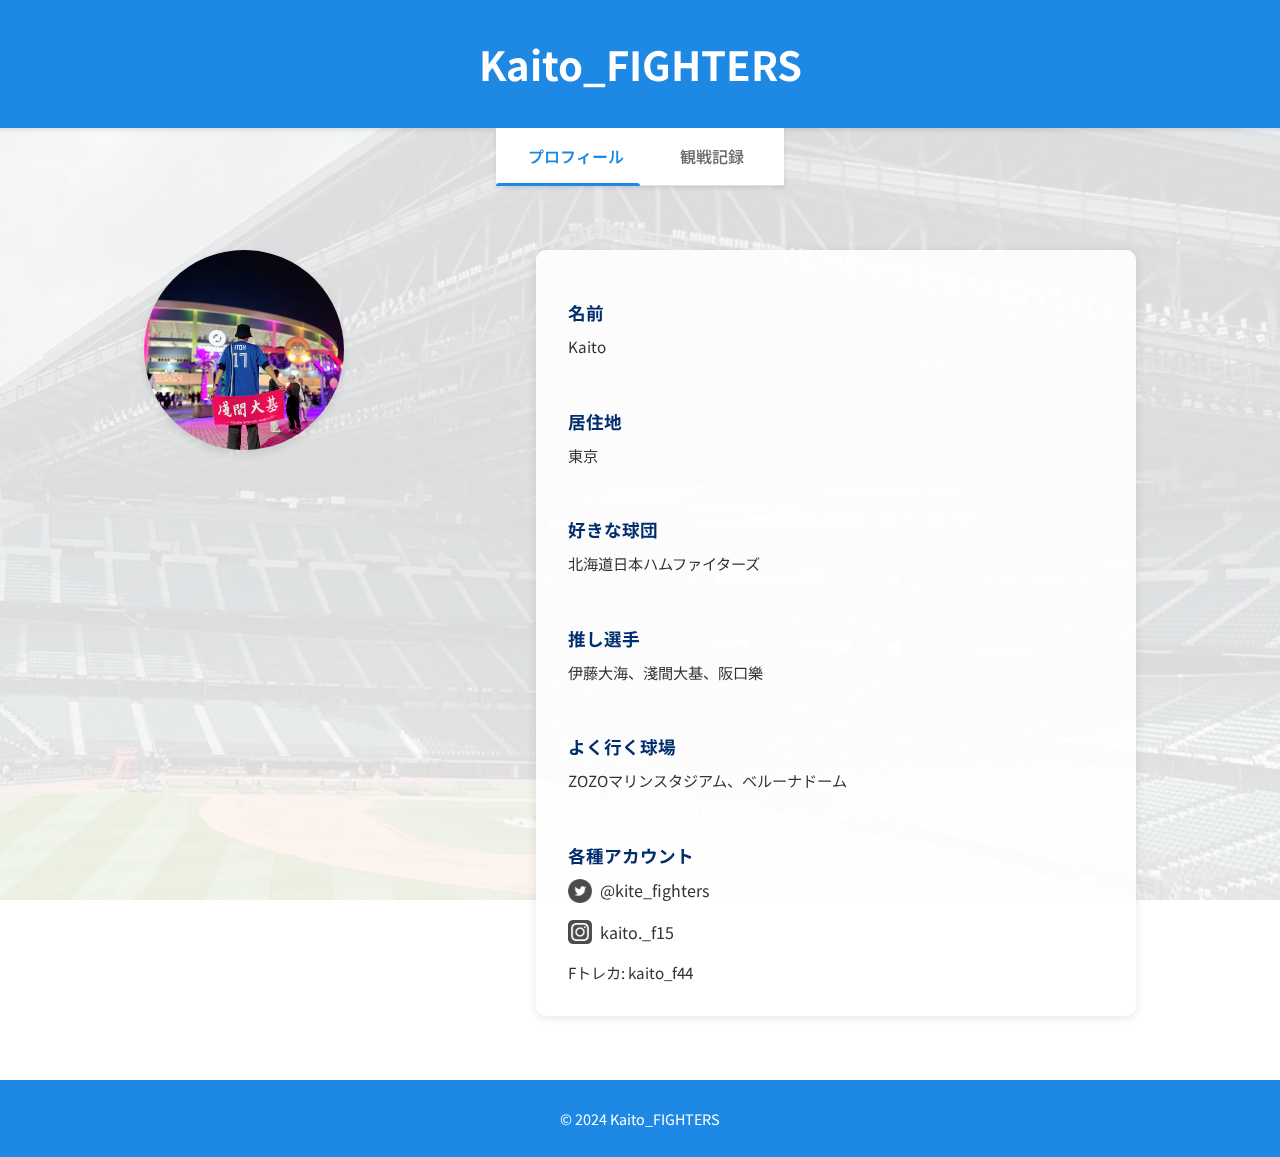
<file: index.html>
<!DOCTYPE html>
<html lang="ja">
<head>
    <meta charset="UTF-8">
    <meta name="viewport" content="width=device-width, initial-scale=1.0">
    <title>Kaito_FIGHTERS</title>
    <link rel="stylesheet" type="text/css" href="styles.css">
    <link href="https://fonts.googleapis.com/css2?family=Noto+Sans+JP:wght@400;700&display=swap" rel="stylesheet">
</head>
<body>
    <header>
        <h1>Kaito_FIGHTERS</h1>
    </header>
    <nav>
        <ul class="tabs">
            <li class="active"><a href="/index.html">プロフィール</a></li>
            <li><a href="/game2025.html">観戦記録</a></li>
        </ul>
    </nav>
    <main>
        <div class="profile-container">
            <div class="profile-image-container">
                <img src="/IMG_8017.JPG" class="profile-image" alt="プロフィール画像">
            </div>
            <div class="profile-info">
                <div class="info-section">
                    <h3>名前</h3>
                    <p>Kaito</p>
                </div>
                <div class="info-section">
                    <h3>居住地</h3>
                    <p>東京</p>
                </div>
                <div class="info-section">
                    <h3>好きな球団</h3>
                    <p>北海道日本ハムファイターズ</p>
                </div>
                <div class="info-section">
                    <h3>推し選手</h3>
                    <p>伊藤大海、淺間大基、阪口樂</p>
                </div>
                <div class="info-section">
                    <h3>よく行く球場</h3>
                    <p>ZOZOマリンスタジアム、ベルーナドーム</p>
                </div>
                <div class="info-section">
                    <h3>各種アカウント</h3>
                    <div class="social-links">
                        <a href="https://twitter.com/kite_fighters" class="social-link">
                            <img src="/twitter.png" alt="twitter">
                            <span>@kite_fighters</span>
                        </a>
                        <a href="https://instagram.com/kaito._f15" class="social-link">
                            <img src="/instagram.png" alt="instagram">
                            <span>kaito._f15</span>
                        </a>
                        <p>Fトレカ: kaito_f44</p>
                    </div>
                </div>
            </div>
        </div>
    </main>
    <footer>
        <p>&copy; 2024 Kaito_FIGHTERS</p>
    </footer>
</body>
</html>
</file>
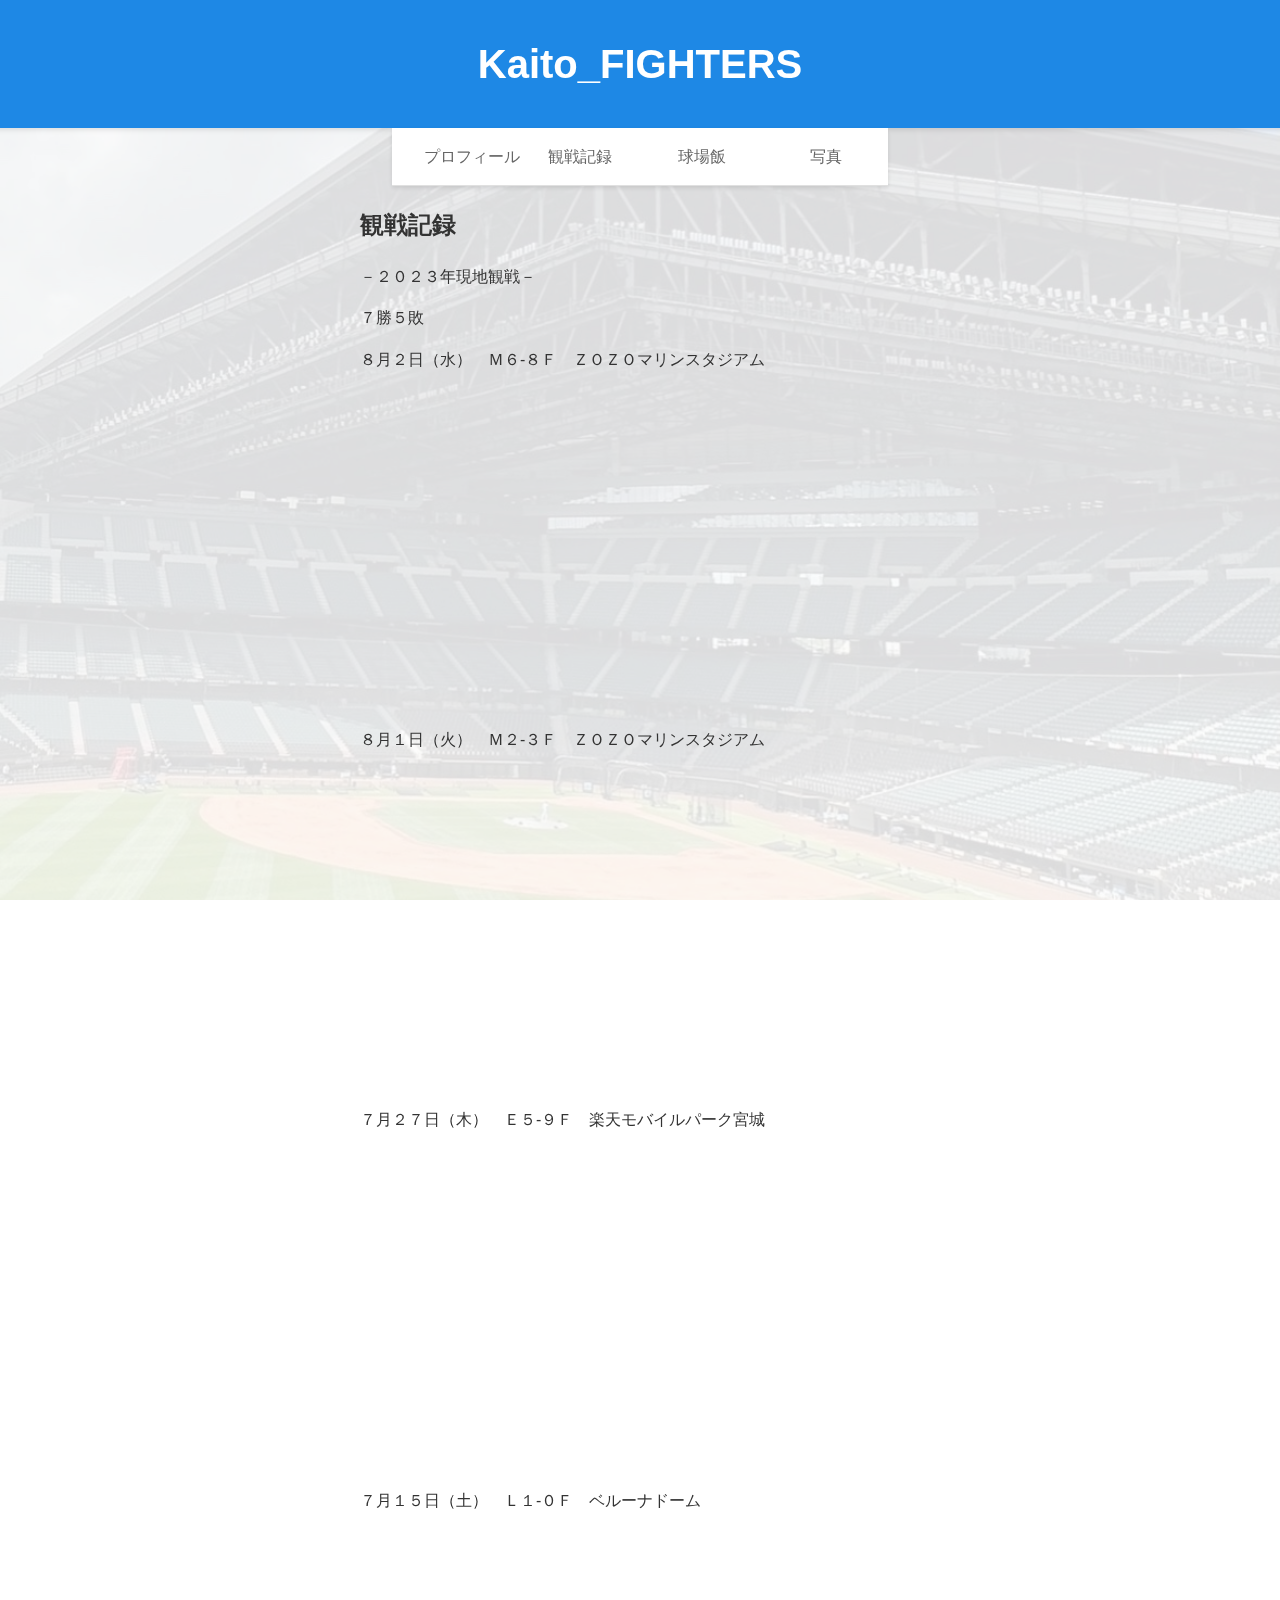
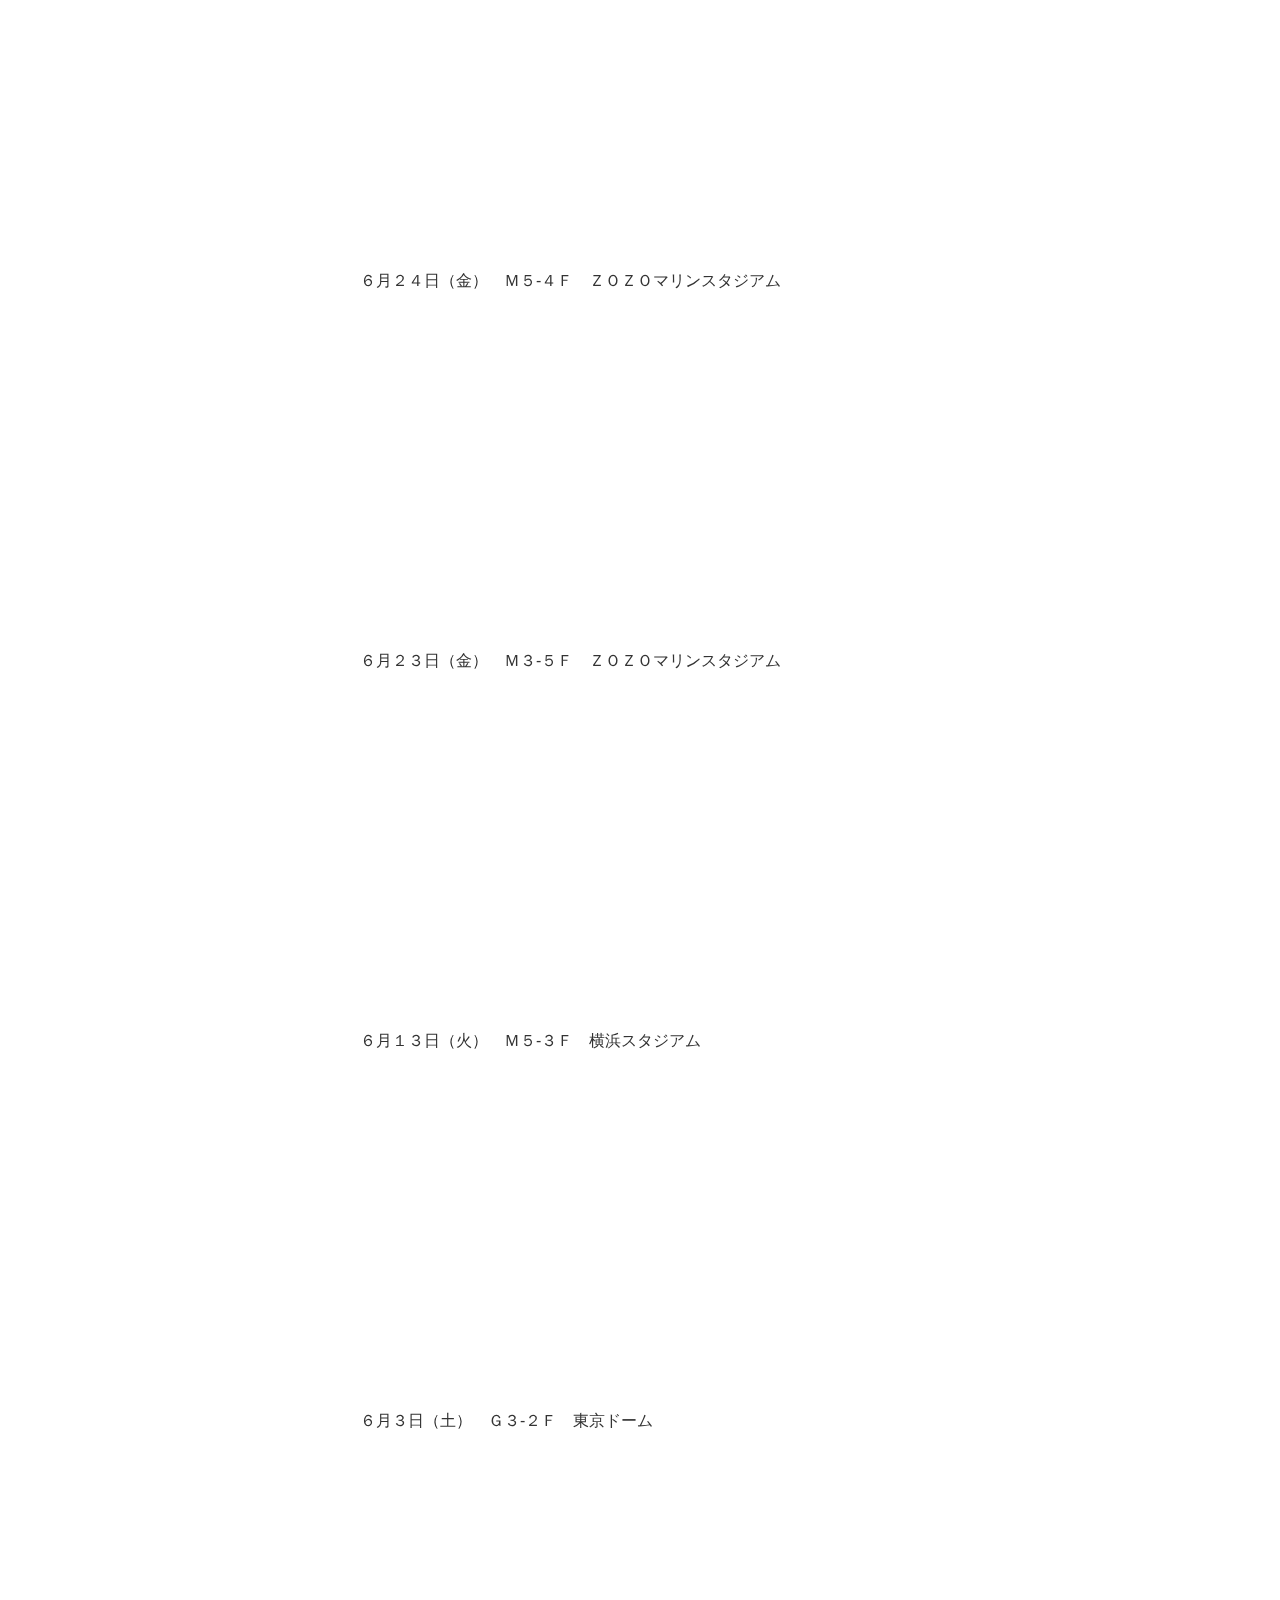
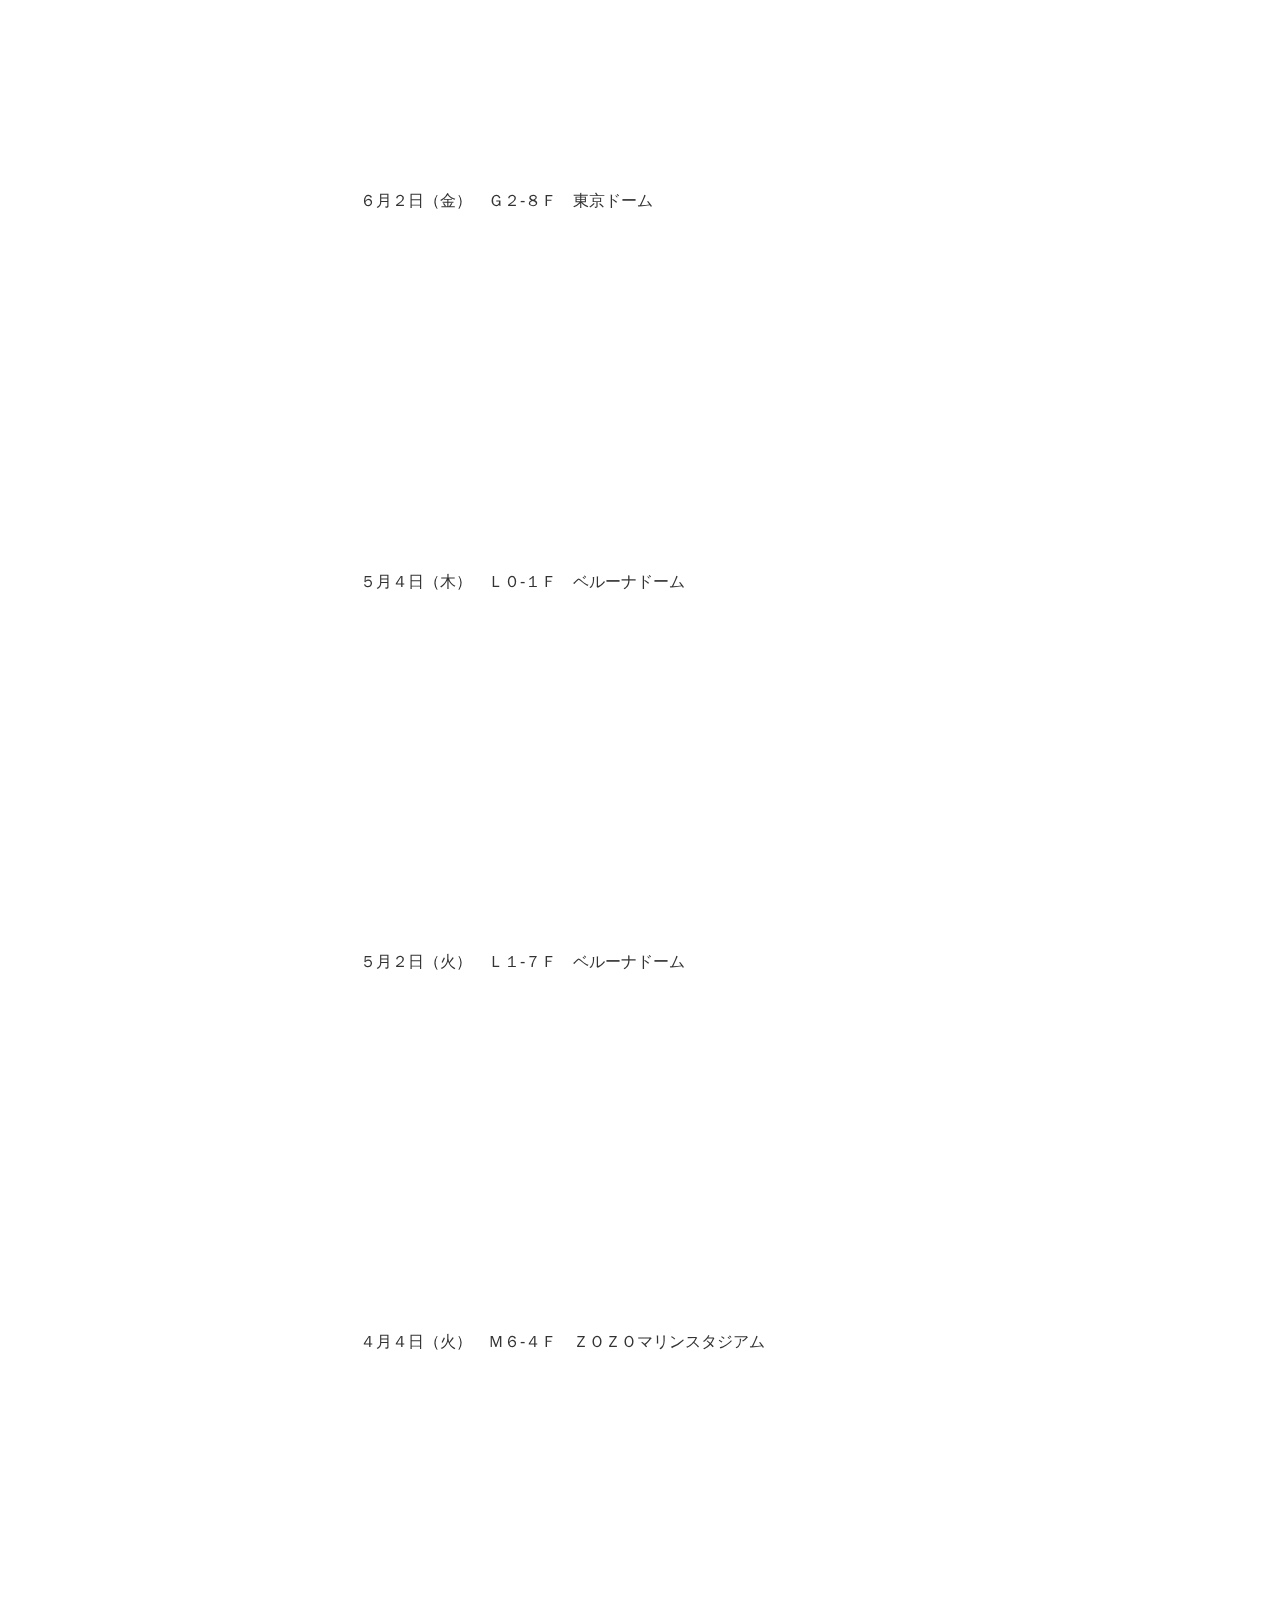
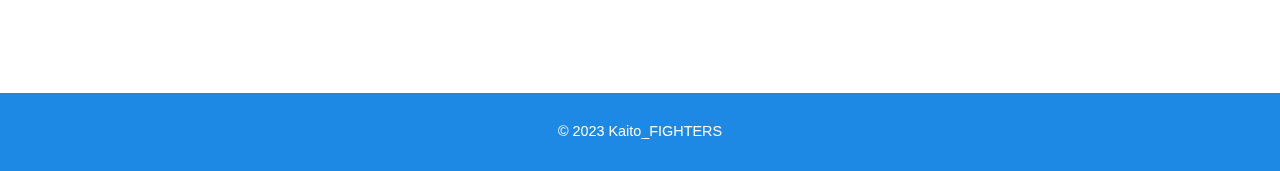
<file: about.html>
<!DOCTYPE html>
<html>
<head>
    <title>Kaito_FIGHTERS - 観戦記録</title>
    <link rel="stylesheet" type="text/css" href="styles.css">
</head>
<body>
    <header>
        <h1>Kaito_FIGHTERS</h1>
    </header>
    <nav>
      <ul class="tabs">
        <li><a href="/index.html">プロフィール</a></li>
        <li><a href="/about.html">観戦記録</a></li>
        <li><a href="/food.html">球場飯</a></li>
        <li><a href="/picture.html">写真</a></li>
    </ul>
    </nav>
    <div class="tab-content" id="about">
        <h2>観戦記録</h2>
        <p>－２０２３年現地観戦－</p>
        <p>７勝５敗</p>
        <p>８月２日（水）　Ｍ６-８Ｆ　ＺＯＺＯマリンスタジアム</p>
        <iframe width="560" height="315" src="https://www.youtube.com/embed/gTDkex4sSd4" title="YouTube video player" frameborder="0" allow="accelerometer; autoplay; clipboard-write; encrypted-media; gyroscope; picture-in-picture; web-share" allowfullscreen></iframe>
        <p>８月１日（火）　Ｍ２-３Ｆ　ＺＯＺＯマリンスタジアム</p>
        <iframe width="560" height="315" src="https://www.youtube.com/embed/0BPasFBHA20" title="YouTube video player" frameborder="0" allow="accelerometer; autoplay; clipboard-write; encrypted-media; gyroscope; picture-in-picture; web-share" allowfullscreen></iframe>
        <p>７月２７日（木）　Ｅ５-９Ｆ　楽天モバイルパーク宮城</p>
        <iframe width="560" height="315" src="https://www.youtube.com/embed/Kv7PP-VGfzY" title="YouTube video player" frameborder="0" allow="accelerometer; autoplay; clipboard-write; encrypted-media; gyroscope; picture-in-picture; web-share" allowfullscreen></iframe>
        <p>７月１５日（土）　Ｌ１-０Ｆ　ベルーナドーム</p>
        <iframe width="560" height="315" src="https://www.youtube.com/embed/gr9BoukFaGY" title="YouTube video player" frameborder="0" allow="accelerometer; autoplay; clipboard-write; encrypted-media; gyroscope; picture-in-picture; web-share" allowfullscreen></iframe>
        <p>６月２４日（金）　Ｍ５-４Ｆ　ＺＯＺＯマリンスタジアム</p>
        <iframe width="560" height="315" src="https://www.youtube.com/embed/DzF7ICuEoFE" title="YouTube video player" frameborder="0" allow="accelerometer; autoplay; clipboard-write; encrypted-media; gyroscope; picture-in-picture; web-share" allowfullscreen></iframe>
        <p>６月２３日（金）　Ｍ３-５Ｆ　ＺＯＺＯマリンスタジアム</p>
        <iframe width="560" height="315" src="https://www.youtube.com/embed/XgmUrjAtd70" title="YouTube video player" frameborder="0" allow="accelerometer; autoplay; clipboard-write; encrypted-media; gyroscope; picture-in-picture; web-share" allowfullscreen></iframe>
        <p>６月１３日（火）　Ｍ５-３Ｆ　横浜スタジアム</p>
        <iframe width="560" height="315" src="https://www.youtube.com/embed/6tlCQtTHFGY" title="YouTube video player" frameborder="0" allow="accelerometer; autoplay; clipboard-write; encrypted-media; gyroscope; picture-in-picture; web-share" allowfullscreen></iframe>
        <p>６月３日（土）　Ｇ３-２Ｆ　東京ドーム</p>
        <iframe width="560" height="315" src="https://www.youtube.com/embed/Oa4t8wfH0x0" title="YouTube video player" frameborder="0" allow="accelerometer; autoplay; clipboard-write; encrypted-media; gyroscope; picture-in-picture; web-share" allowfullscreen></iframe>
        <p>６月２日（金）　Ｇ２-８Ｆ　東京ドーム</p>
        <iframe width="560" height="315" src="https://www.youtube.com/embed/GPHg0wjL-go" title="YouTube video player" frameborder="0" allow="accelerometer; autoplay; clipboard-write; encrypted-media; gyroscope; picture-in-picture; web-share" allowfullscreen></iframe>     
        <p>５月４日（木）　Ｌ０-１Ｆ　ベルーナドーム</p>
        <iframe width="560" height="315" src="https://www.youtube.com/embed/iFb5BvXJ2C0" title="YouTube video player" frameborder="0" allow="accelerometer; autoplay; clipboard-write; encrypted-media; gyroscope; picture-in-picture; web-share" allowfullscreen></iframe>
        <p>５月２日（火）　Ｌ１-７Ｆ　ベルーナドーム</p>
        <iframe width="560" height="315" src="https://www.youtube.com/embed/eV2MTp98PIA" title="YouTube video player" frameborder="0" allow="accelerometer; autoplay; clipboard-write; encrypted-media; gyroscope; picture-in-picture; web-share" allowfullscreen></iframe>
        <p>４月４日（火）　Ｍ６-４Ｆ　ＺＯＺＯマリンスタジアム</p>
        <iframe width="560" height="315" src="https://www.youtube.com/embed/zfaMZxCblrw" title="YouTube video player" frameborder="0" allow="accelerometer; autoplay; clipboard-write; encrypted-media; gyroscope; picture-in-picture; web-share" allowfullscreen></iframe>     
      </div>
    <footer>
        <p>&copy; 2023 Kaito_FIGHTERS</p>
    </footer>
</body>
</html>
</file>
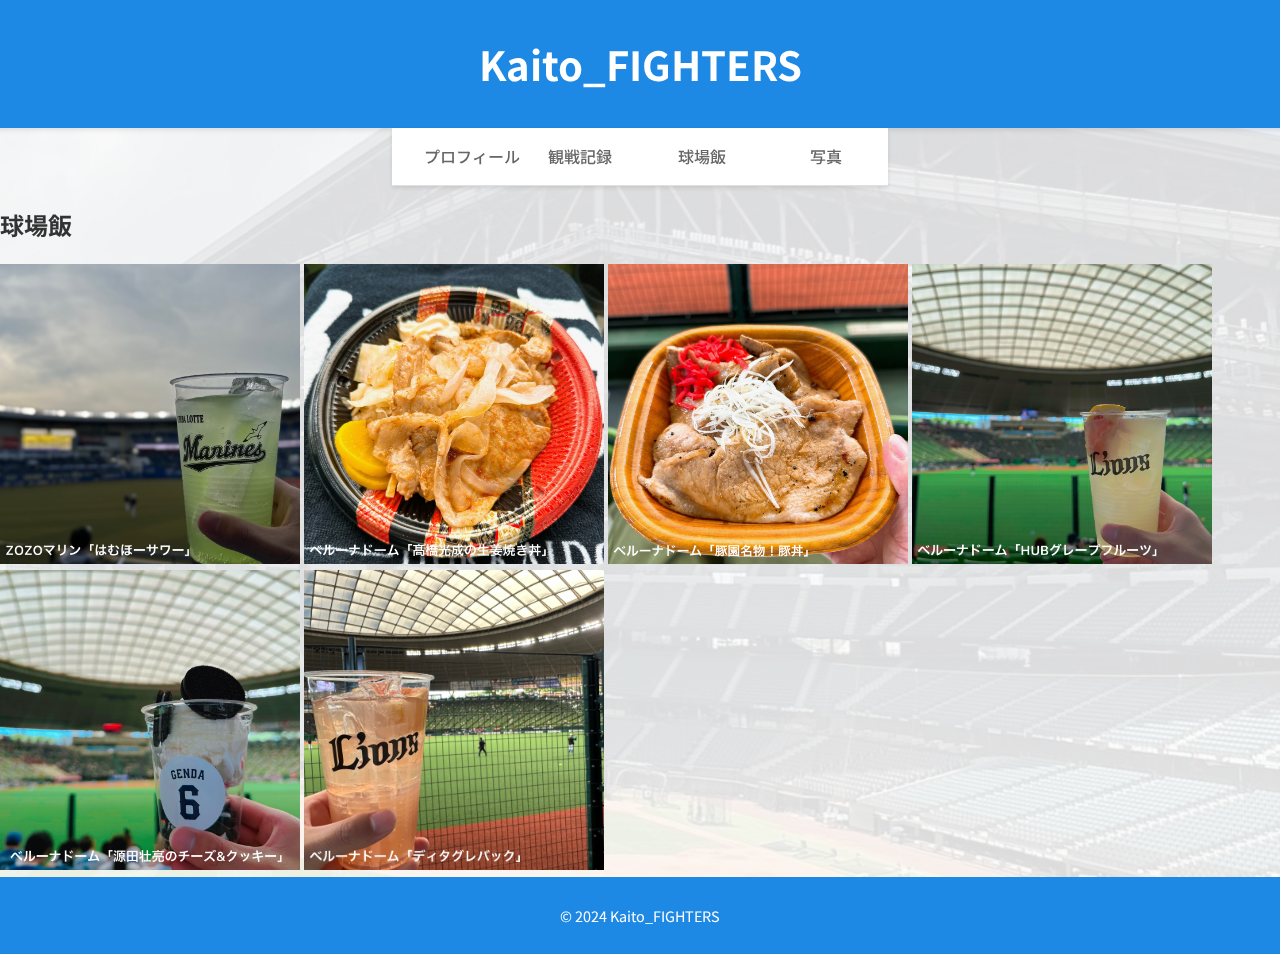
<file: food.html>
<!DOCTYPE html>
<html lang="ja">
<head>
    <meta charset="UTF-8">
    <meta name="viewport" content="width=device-width, initial-scale=1.0">
    <title>Kaito_FIGHTERS - 球場飯</title>
    <link rel="stylesheet" type="text/css" href="styles.css">
    <link href="https://fonts.googleapis.com/css2?family=Noto+Sans+JP:wght@400;700&display=swap" rel="stylesheet">
</head>
<body>
    <header>
        <h1>Kaito_FIGHTERS</h1>
    </header>
    <nav>
        <ul class="tabs">
            <li><a href="/index.html">プロフィール</a></li>
            <li><a href="/game2024.html">観戦記録</a></li>
            <li><a href="/food.html">球場飯</a></li>
            <li><a href="/picture.html">写真</a></li>
        </ul>
    </nav>
    <div class="tab-content" id="food">
        <h2>球場飯</h2>
        <img src="/food001.jpg" height="300px" width="300px">
        <img src="/food002.jpg" height="300px" width="300px">
        <img src="/food003.jpg" height="300px" width="300px">
        <img src="/food004.jpg" height="300px" width="300px">
        <img src="/food005.jpg" height="300px" width="300px">
        <img src="/food006.jpg" height="300px" width="300px">
      </div>
    <footer>
        <p>&copy; 2024 Kaito_FIGHTERS</p>
    </footer>
</body>
</html>
</file>
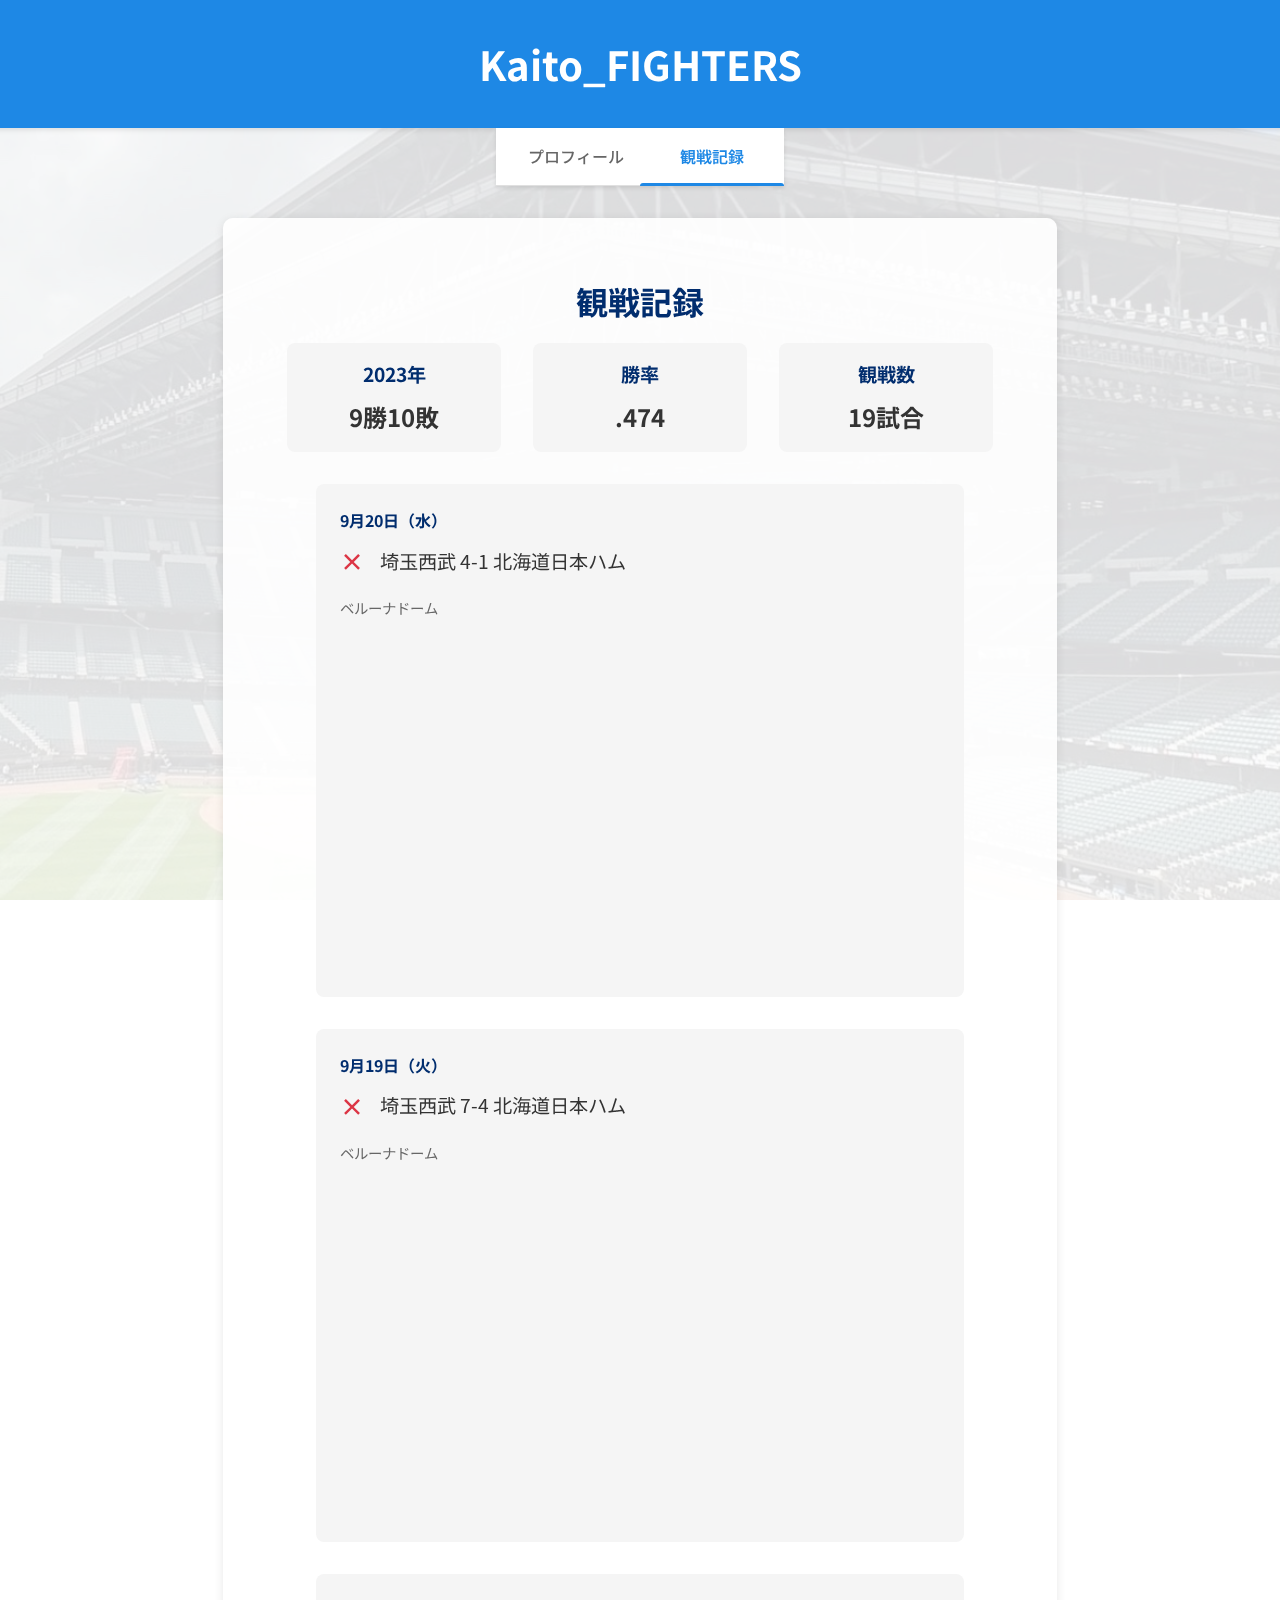
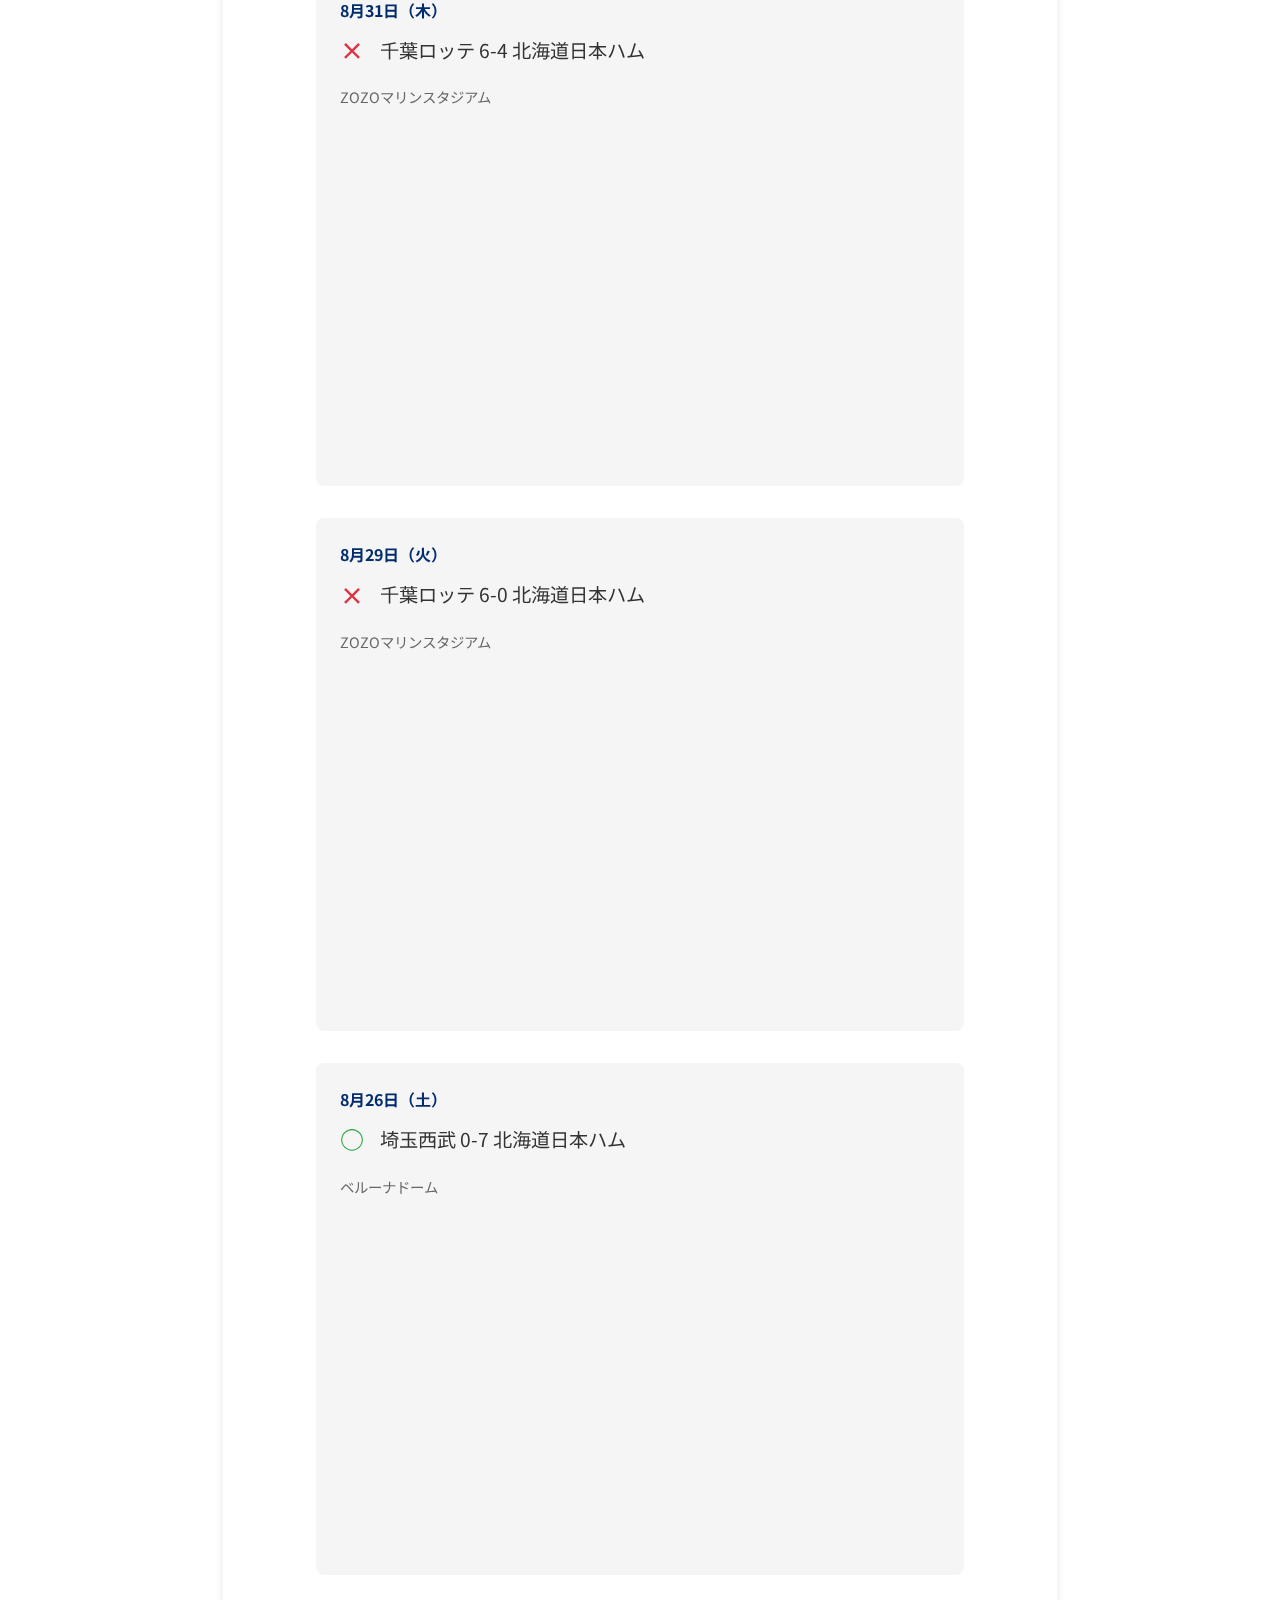
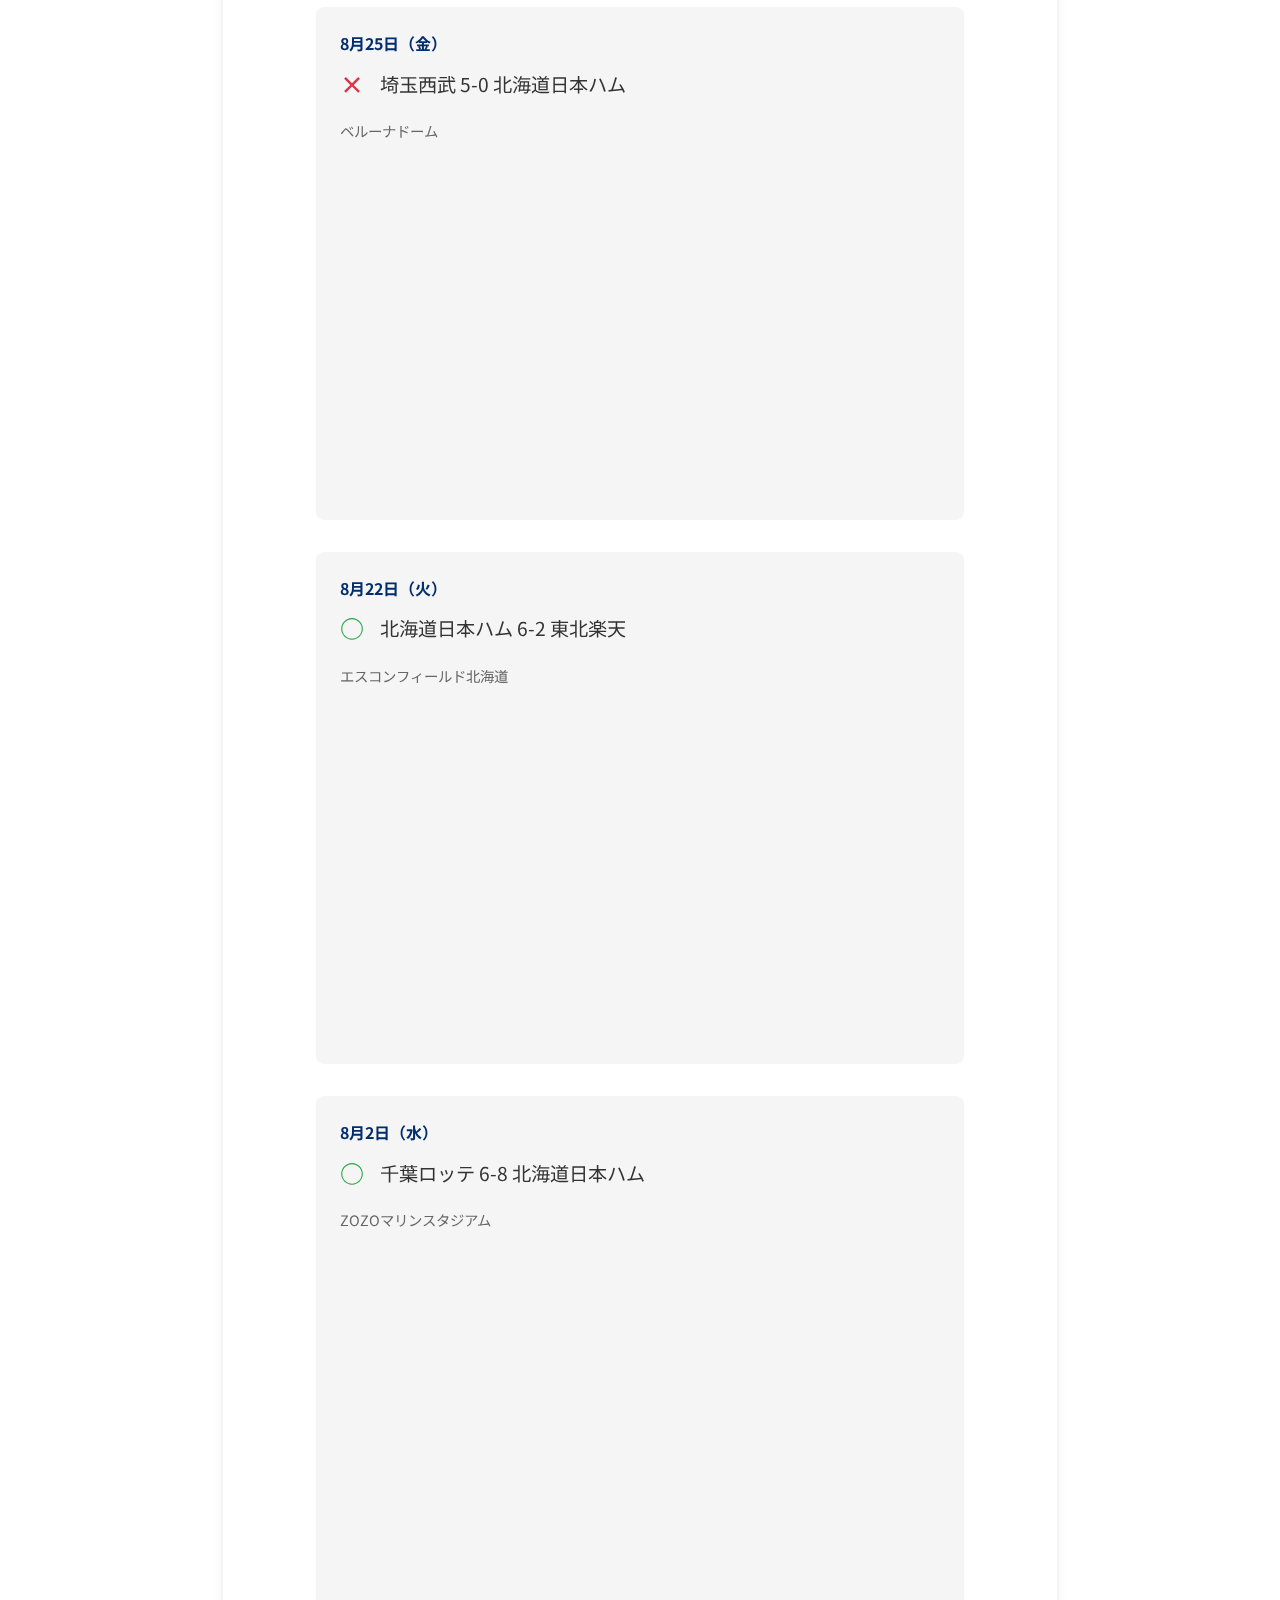
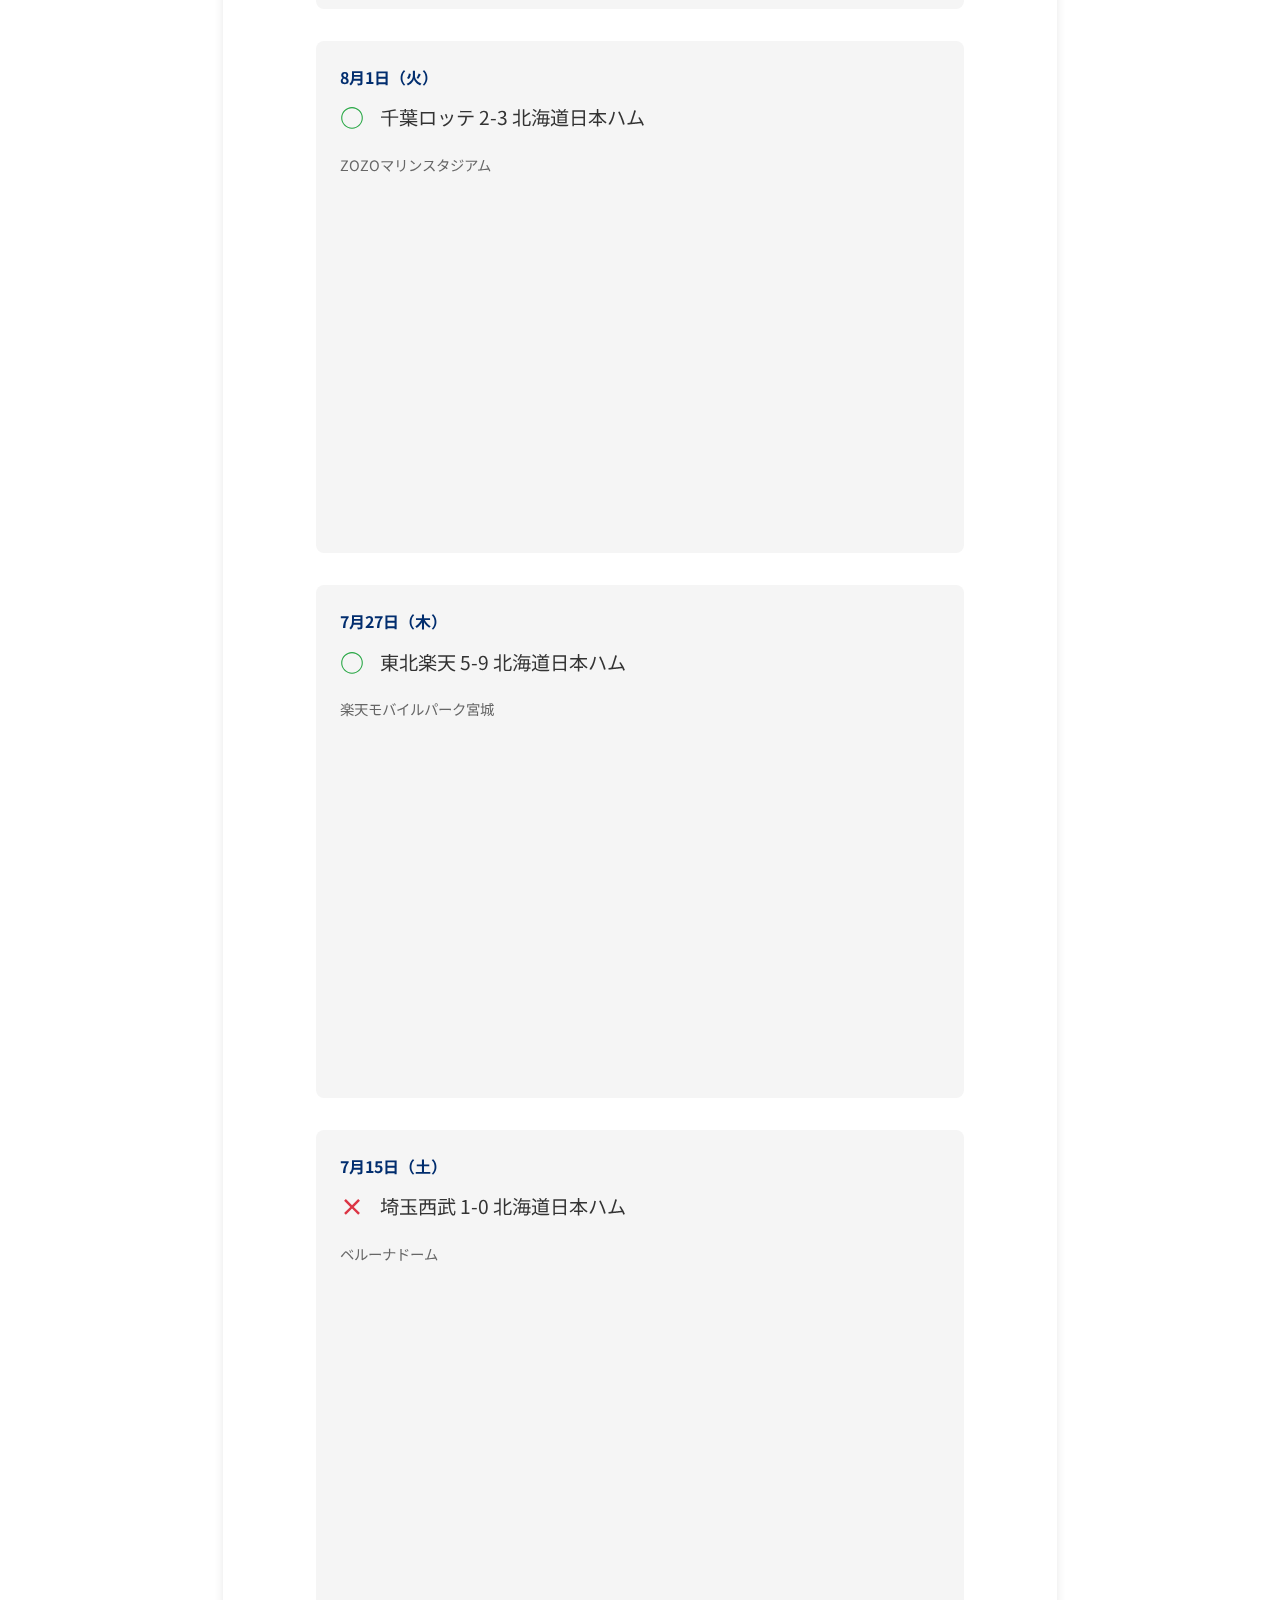
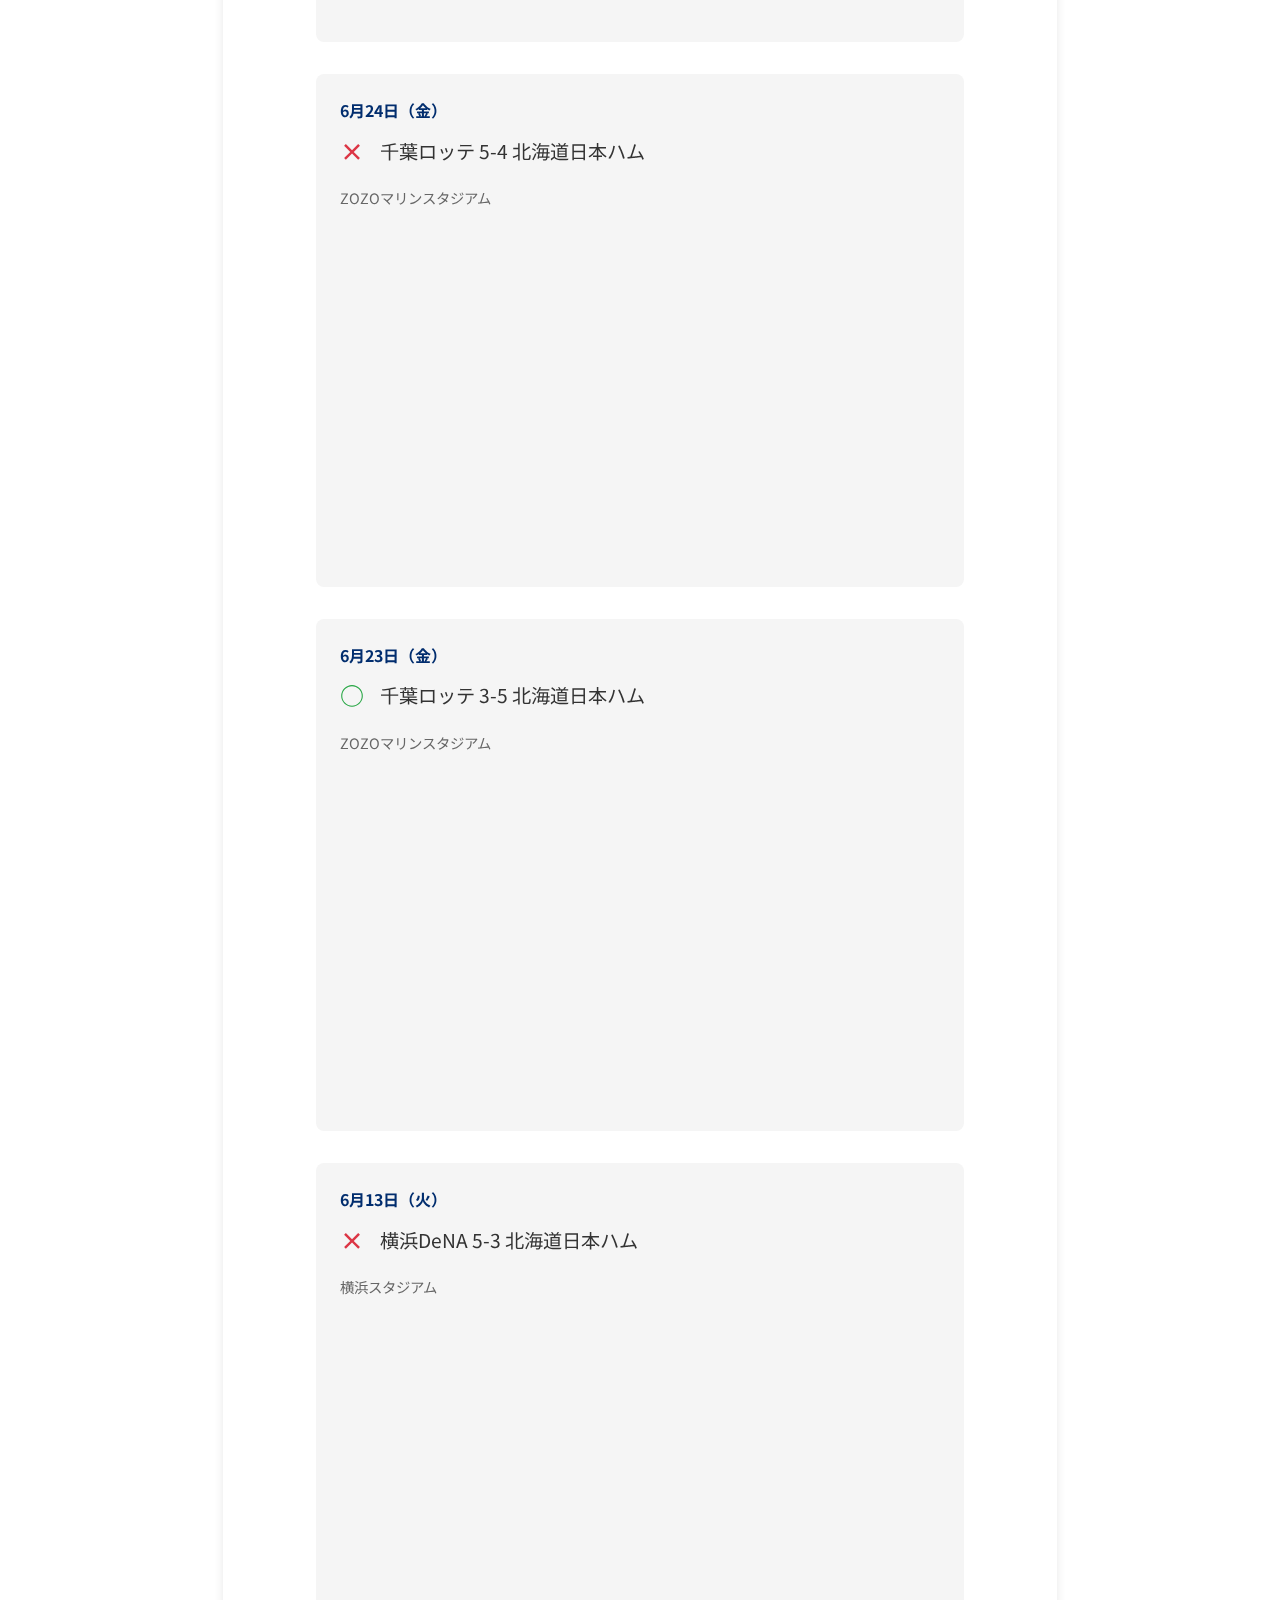
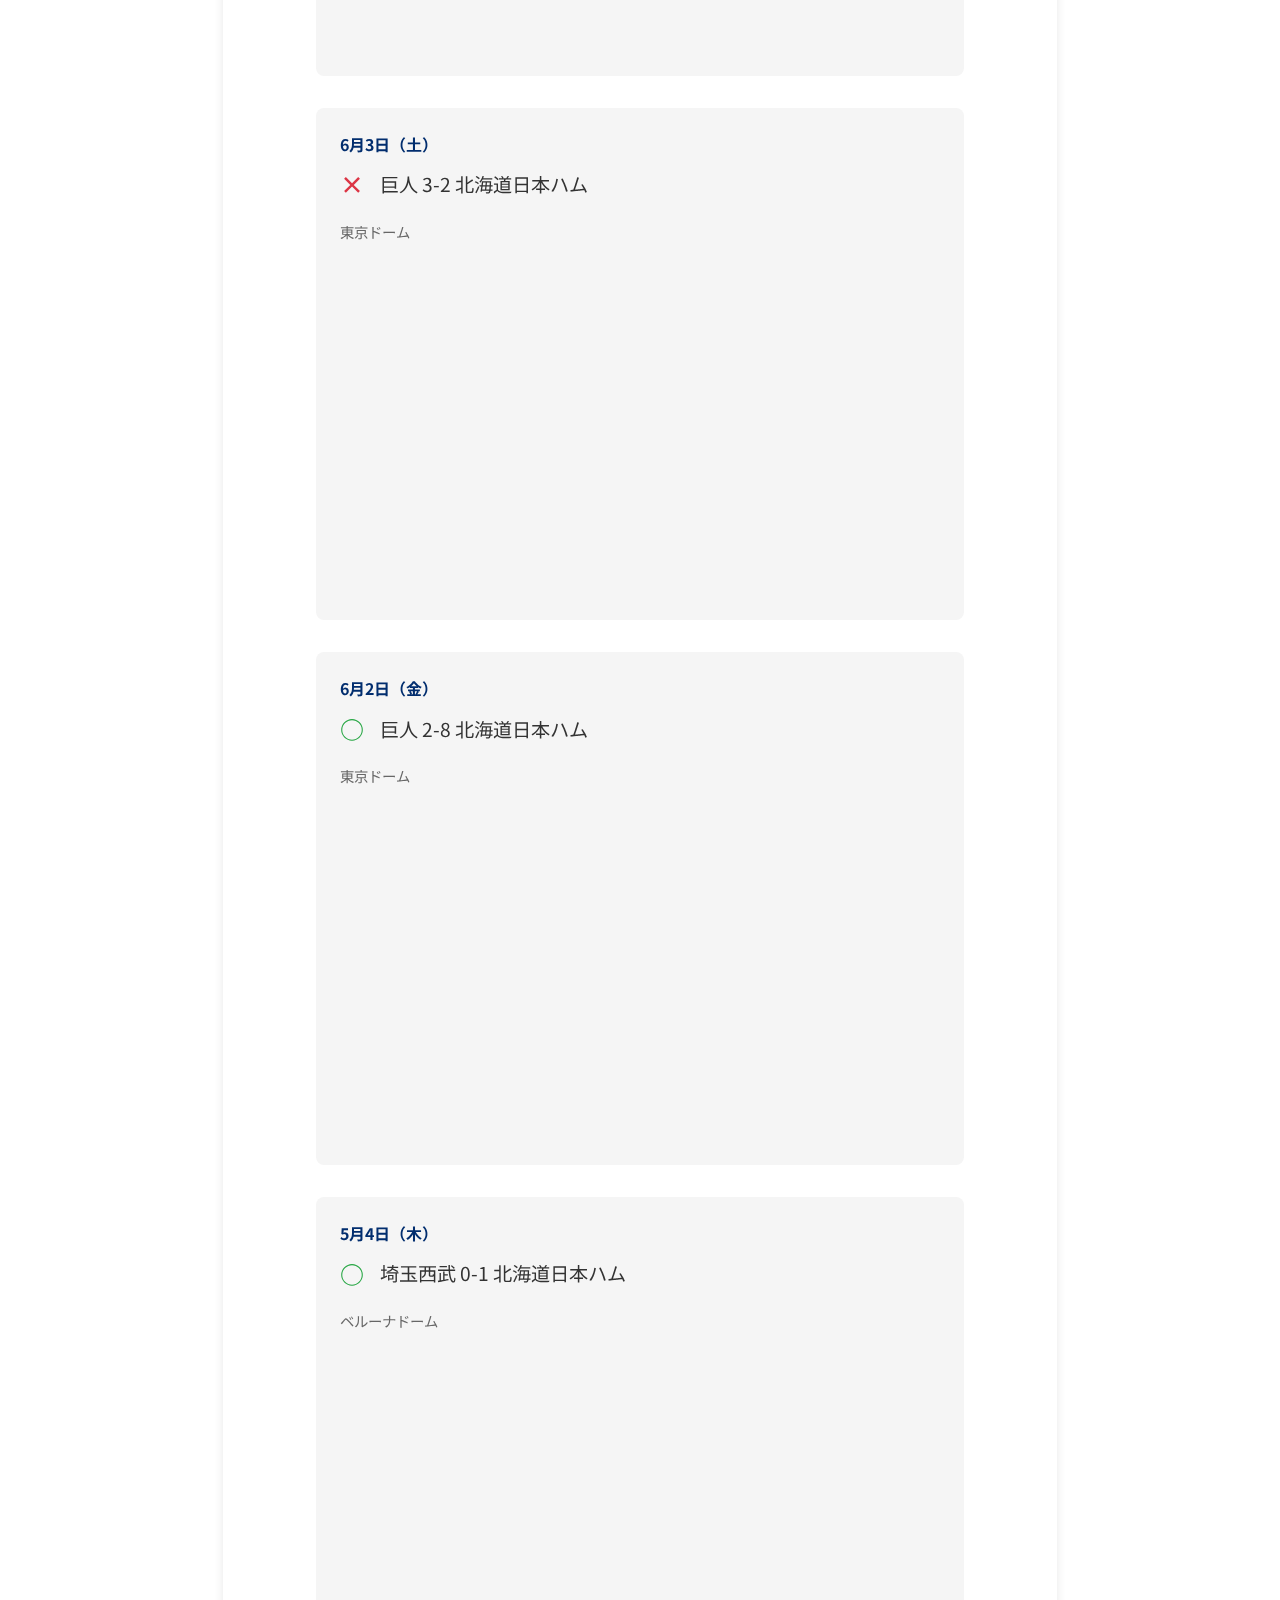
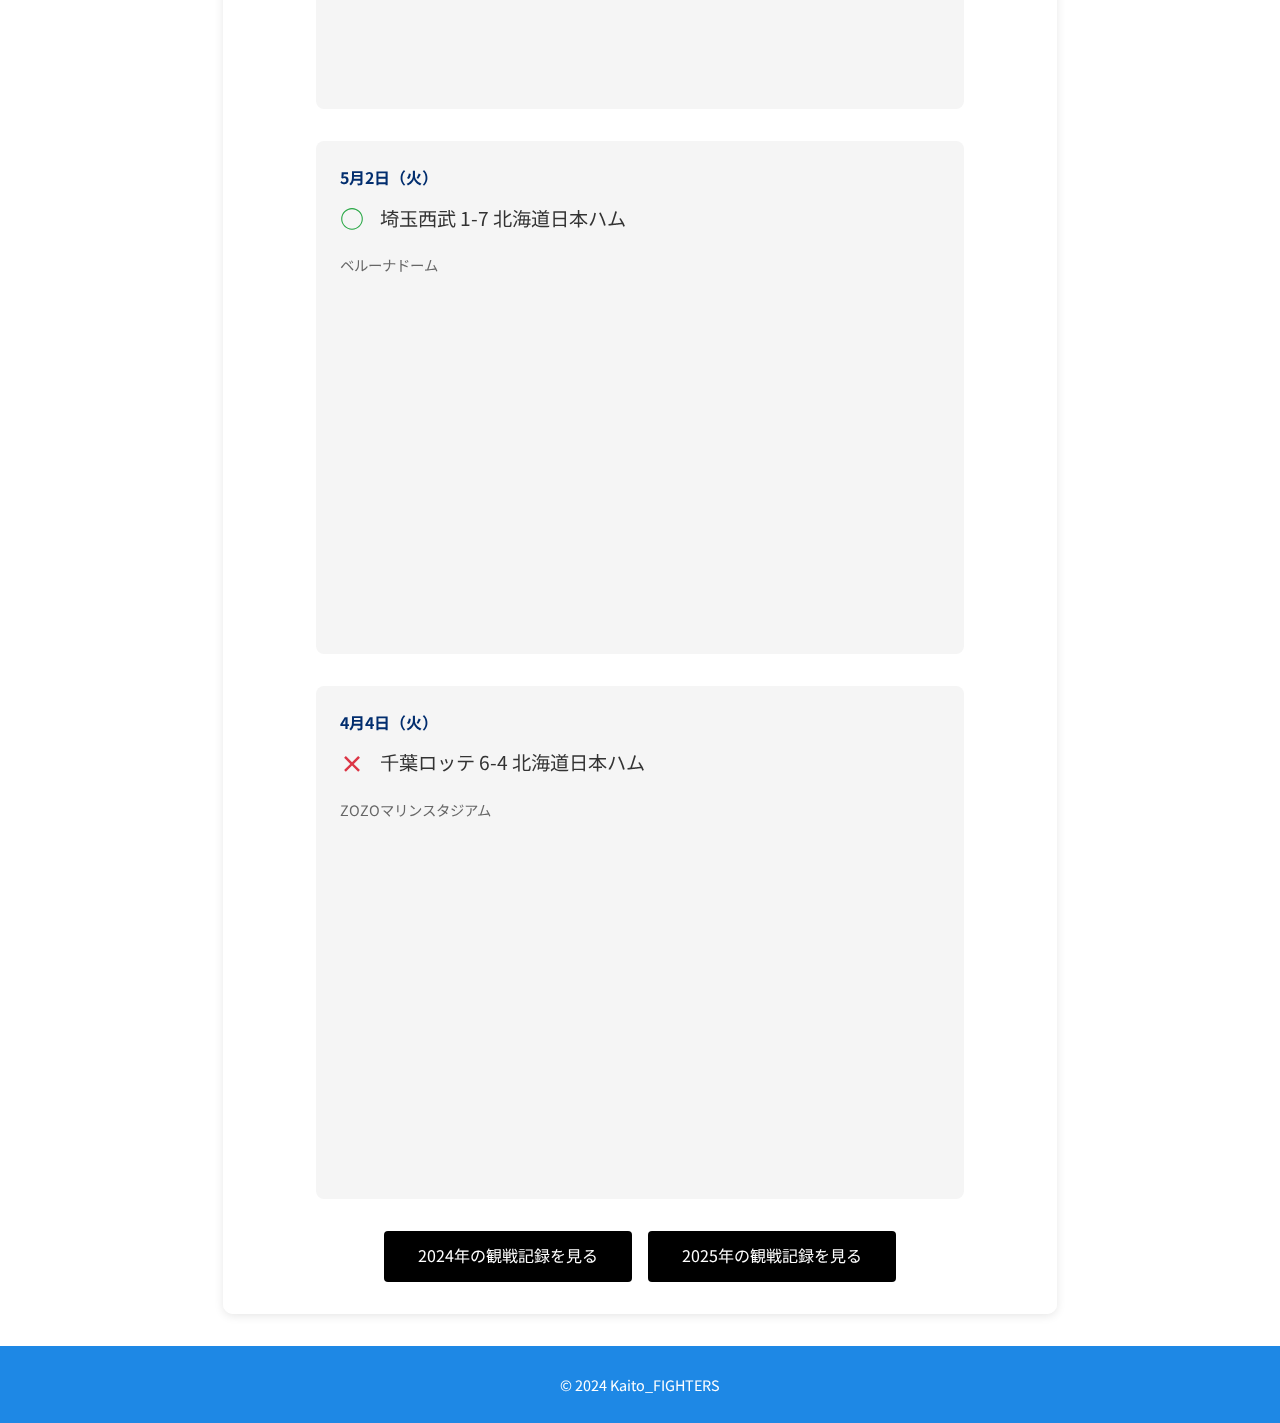
<file: game.html>
<!DOCTYPE html>
<html lang="ja">
<head>
    <meta charset="UTF-8">
    <meta name="viewport" content="width=device-width, initial-scale=1.0">
    <title>Kaito_FIGHTERS - 観戦記録</title>
    <link rel="stylesheet" type="text/css" href="styles.css">
    <link href="https://fonts.googleapis.com/css2?family=Noto+Sans+JP:wght@400;700&display=swap" rel="stylesheet">
</head>
<body>
    <header>
        <h1>Kaito_FIGHTERS</h1>
    </header>
    <nav>
        <ul class="tabs">
            <li><a href="/index.html">プロフィール</a></li>
            <li class="active"><a href="/game2025.html">観戦記録</a></li>
        </ul>
    </nav>
    <div class="game-container">
        <div class="game-content">
            <div class="game-header">
                <h2>観戦記録</h2>
                <div class="game-stats">
                    <div class="stat-card">
                        <h3>2023年</h3>
                        <p>9勝10敗</p>
                    </div>
                    <div class="stat-card">
                        <h3>勝率</h3>
                        <p>.474</p>
                    </div>
                    <div class="stat-card">
                        <h3>観戦数</h3>
                        <p>19試合</p>
                    </div>
                </div>
            </div>
            <div class="game-list">
                <div class="game-item">
                    <div class="game-date">9月20日（水）</div>
                    <div class="game-result">
                        <span class="result-icon loss">×</span>
                        <span class="game-score">埼玉西武 4-1 北海道日本ハム</span>
                    </div>
                    <div class="game-venue">ベルーナドーム</div>
                    <div class="game-video">
                        <iframe src="https://www.youtube.com/embed/30LKmHzKkA4?si=6PBSJ1vsAIhpfqQl" title="YouTube video player" frameborder="0" allow="accelerometer; autoplay; clipboard-write; encrypted-media; gyroscope; picture-in-picture; web-share" allowfullscreen></iframe>
                    </div>
                </div>
                <div class="game-item">
                    <div class="game-date">9月19日（火）</div>
                    <div class="game-result">
                        <span class="result-icon loss">×</span>
                        <span class="game-score">埼玉西武 7-4 北海道日本ハム</span>
                    </div>
                    <div class="game-venue">ベルーナドーム</div>
                    <div class="game-video">
                        <iframe src="https://www.youtube.com/embed/kJKXP0QJ2rk?si=9m5mcRDF9SoPmSli" title="YouTube video player" frameborder="0" allow="accelerometer; autoplay; clipboard-write; encrypted-media; gyroscope; picture-in-picture; web-share" allowfullscreen></iframe>
                    </div>
                </div>
                <div class="game-item">
                    <div class="game-date">8月31日（木）</div>
                    <div class="game-result">
                        <span class="result-icon loss">×</span>
                        <span class="game-score">千葉ロッテ 6-4 北海道日本ハム</span>
                    </div>
                    <div class="game-venue">ZOZOマリンスタジアム</div>
                    <div class="game-video">
                        <iframe src="https://www.youtube.com/embed/LwSNiJMNCg4?si=4fy6e7BaOlh1i2Sl" title="YouTube video player" frameborder="0" allow="accelerometer; autoplay; clipboard-write; encrypted-media; gyroscope; picture-in-picture; web-share" allowfullscreen></iframe>
                    </div>
                </div>
                <div class="game-item">
                    <div class="game-date">8月29日（火）</div>
                    <div class="game-result">
                        <span class="result-icon loss">×</span>
                        <span class="game-score">千葉ロッテ 6-0 北海道日本ハム</span>
                    </div>
                    <div class="game-venue">ZOZOマリンスタジアム</div>
                    <div class="game-video">
                        <iframe src="https://www.youtube.com/embed/ho68ReLkypk?si=XWvZPfC9fvicqein" title="YouTube video player" frameborder="0" allow="accelerometer; autoplay; clipboard-write; encrypted-media; gyroscope; picture-in-picture; web-share" allowfullscreen></iframe>
                    </div>
                </div>
                <div class="game-item">
                    <div class="game-date">8月26日（土）</div>
                    <div class="game-result">
                        <span class="result-icon win">○</span>
                        <span class="game-score">埼玉西武 0-7 北海道日本ハム</span>
                    </div>
                    <div class="game-venue">ベルーナドーム</div>
                    <div class="game-video">
                        <iframe src="https://www.youtube.com/embed/Xo_kSj2FSS4?si=63-9e8Scx0DqhIT3" title="YouTube video player" frameborder="0" allow="accelerometer; autoplay; clipboard-write; encrypted-media; gyroscope; picture-in-picture; web-share" allowfullscreen></iframe>
                    </div>
                </div>
                <div class="game-item">
                    <div class="game-date">8月25日（金）</div>
                    <div class="game-result">
                        <span class="result-icon loss">×</span>
                        <span class="game-score">埼玉西武 5-0 北海道日本ハム</span>
                    </div>
                    <div class="game-venue">ベルーナドーム</div>
                    <div class="game-video">
                        <iframe src="https://www.youtube.com/embed/YgbZ3wFTIHY?si=cs7Mf1Q5xJ_A_Fyw" title="YouTube video player" frameborder="0" allow="accelerometer; autoplay; clipboard-write; encrypted-media; gyroscope; picture-in-picture; web-share" allowfullscreen></iframe>
                    </div>
                </div>
                <div class="game-item">
                    <div class="game-date">8月22日（火）</div>
                    <div class="game-result">
                        <span class="result-icon win">○</span>
                        <span class="game-score">北海道日本ハム 6-2 東北楽天</span>
                    </div>
                    <div class="game-venue">エスコンフィールド北海道</div>
                    <div class="game-video">
                        <iframe src="https://www.youtube.com/embed/BRgKuEmpeWo?si=QbdF5OjHBYYYRRps" title="YouTube video player" frameborder="0" allow="accelerometer; autoplay; clipboard-write; encrypted-media; gyroscope; picture-in-picture; web-share" allowfullscreen></iframe>
                    </div>
                </div>
                <div class="game-item">
                    <div class="game-date">8月2日（水）</div>
                    <div class="game-result">
                        <span class="result-icon win">○</span>
                        <span class="game-score">千葉ロッテ 6-8 北海道日本ハム</span>
                    </div>
                    <div class="game-venue">ZOZOマリンスタジアム</div>
                    <div class="game-video">
                        <iframe src="https://www.youtube.com/embed/gTDkex4sSd4" title="YouTube video player" frameborder="0" allow="accelerometer; autoplay; clipboard-write; encrypted-media; gyroscope; picture-in-picture; web-share" allowfullscreen></iframe>
                    </div>
                </div>
                <div class="game-item">
                    <div class="game-date">8月1日（火）</div>
                    <div class="game-result">
                        <span class="result-icon win">○</span>
                        <span class="game-score">千葉ロッテ 2-3 北海道日本ハム</span>
                    </div>
                    <div class="game-venue">ZOZOマリンスタジアム</div>
                    <div class="game-video">
                        <iframe src="https://www.youtube.com/embed/0BPasFBHA20" title="YouTube video player" frameborder="0" allow="accelerometer; autoplay; clipboard-write; encrypted-media; gyroscope; picture-in-picture; web-share" allowfullscreen></iframe>
                    </div>
                </div>
                <div class="game-item">
                    <div class="game-date">7月27日（木）</div>
                    <div class="game-result">
                        <span class="result-icon win">○</span>
                        <span class="game-score">東北楽天 5-9 北海道日本ハム</span>
                    </div>
                    <div class="game-venue">楽天モバイルパーク宮城</div>
                    <div class="game-video">
                        <iframe src="https://www.youtube.com/embed/Kv7PP-VGfzY" title="YouTube video player" frameborder="0" allow="accelerometer; autoplay; clipboard-write; encrypted-media; gyroscope; picture-in-picture; web-share" allowfullscreen></iframe>
                    </div>
                </div>
                <div class="game-item">
                    <div class="game-date">7月15日（土）</div>
                    <div class="game-result">
                        <span class="result-icon loss">×</span>
                        <span class="game-score">埼玉西武 1-0 北海道日本ハム</span>
                    </div>
                    <div class="game-venue">ベルーナドーム</div>
                    <div class="game-video">
                        <iframe src="https://www.youtube.com/embed/gr9BoukFaGY" title="YouTube video player" frameborder="0" allow="accelerometer; autoplay; clipboard-write; encrypted-media; gyroscope; picture-in-picture; web-share" allowfullscreen></iframe>
                    </div>
                </div>
                <div class="game-item">
                    <div class="game-date">6月24日（金）</div>
                    <div class="game-result">
                        <span class="result-icon loss">×</span>
                        <span class="game-score">千葉ロッテ 5-4 北海道日本ハム</span>
                    </div>
                    <div class="game-venue">ZOZOマリンスタジアム</div>
                    <div class="game-video">
                        <iframe src="https://www.youtube.com/embed/DzF7ICuEoFE" title="YouTube video player" frameborder="0" allow="accelerometer; autoplay; clipboard-write; encrypted-media; gyroscope; picture-in-picture; web-share" allowfullscreen></iframe>
                    </div>
                </div>
                <div class="game-item">
                    <div class="game-date">6月23日（金）</div>
                    <div class="game-result">
                        <span class="result-icon win">○</span>
                        <span class="game-score">千葉ロッテ 3-5 北海道日本ハム</span>
                    </div>
                    <div class="game-venue">ZOZOマリンスタジアム</div>
                    <div class="game-video">
                        <iframe src="https://www.youtube.com/embed/XgmUrjAtd70" title="YouTube video player" frameborder="0" allow="accelerometer; autoplay; clipboard-write; encrypted-media; gyroscope; picture-in-picture; web-share" allowfullscreen></iframe>
                    </div>
                </div>
                <div class="game-item">
                    <div class="game-date">6月13日（火）</div>
                    <div class="game-result">
                        <span class="result-icon loss">×</span>
                        <span class="game-score">横浜DeNA 5-3 北海道日本ハム</span>
                    </div>
                    <div class="game-venue">横浜スタジアム</div>
                    <div class="game-video">
                        <iframe src="https://www.youtube.com/embed/6tlCQtTHFGY" title="YouTube video player" frameborder="0" allow="accelerometer; autoplay; clipboard-write; encrypted-media; gyroscope; picture-in-picture; web-share" allowfullscreen></iframe>
                    </div>
                </div>
                <div class="game-item">
                    <div class="game-date">6月3日（土）</div>
                    <div class="game-result">
                        <span class="result-icon loss">×</span>
                        <span class="game-score">巨人 3-2 北海道日本ハム</span>
                    </div>
                    <div class="game-venue">東京ドーム</div>
                    <div class="game-video">
                        <iframe src="https://www.youtube.com/embed/Oa4t8wfH0x0" title="YouTube video player" frameborder="0" allow="accelerometer; autoplay; clipboard-write; encrypted-media; gyroscope; picture-in-picture; web-share" allowfullscreen></iframe>
                    </div>
                </div>
                <div class="game-item">
                    <div class="game-date">6月2日（金）</div>
                    <div class="game-result">
                        <span class="result-icon win">○</span>
                        <span class="game-score">巨人 2-8 北海道日本ハム</span>
                    </div>
                    <div class="game-venue">東京ドーム</div>
                    <div class="game-video">
                        <iframe src="https://www.youtube.com/embed/GPHg0wjL-go" title="YouTube video player" frameborder="0" allow="accelerometer; autoplay; clipboard-write; encrypted-media; gyroscope; picture-in-picture; web-share" allowfullscreen></iframe>
                    </div>
                </div>
                <div class="game-item">
                    <div class="game-date">5月4日（木）</div>
                    <div class="game-result">
                        <span class="result-icon win">○</span>
                        <span class="game-score">埼玉西武 0-1 北海道日本ハム</span>
                    </div>
                    <div class="game-venue">ベルーナドーム</div>
                    <div class="game-video">
                        <iframe src="https://www.youtube.com/embed/iFb5BvXJ2C0" title="YouTube video player" frameborder="0" allow="accelerometer; autoplay; clipboard-write; encrypted-media; gyroscope; picture-in-picture; web-share" allowfullscreen></iframe>
                    </div>
                </div>
                <div class="game-item">
                    <div class="game-date">5月2日（火）</div>
                    <div class="game-result">
                        <span class="result-icon win">○</span>
                        <span class="game-score">埼玉西武 1-7 北海道日本ハム</span>
                    </div>
                    <div class="game-venue">ベルーナドーム</div>
                    <div class="game-video">
                        <iframe src="https://www.youtube.com/embed/eV2MTp98PIA" title="YouTube video player" frameborder="0" allow="accelerometer; autoplay; clipboard-write; encrypted-media; gyroscope; picture-in-picture; web-share" allowfullscreen></iframe>
                    </div>
                </div>
                <div class="game-item">
                    <div class="game-date">4月4日（火）</div>
                    <div class="game-result">
                        <span class="result-icon loss">×</span>
                        <span class="game-score">千葉ロッテ 6-4 北海道日本ハム</span>
                    </div>
                    <div class="game-venue">ZOZOマリンスタジアム</div>
                    <div class="game-video">
                        <iframe src="https://www.youtube.com/embed/zfaMZxCblrw" title="YouTube video player" frameborder="0" allow="accelerometer; autoplay; clipboard-write; encrypted-media; gyroscope; picture-in-picture; web-share" allowfullscreen></iframe>
                    </div>
                </div>
            </div>
            <div class="game-navigation">
                <a href="/game2024.html" class="nav-link">2024年の観戦記録を見る</a>
                <a href="/game2025.html" class="nav-link">2025年の観戦記録を見る</a>
            </div>
        </div>
    </div>
    <footer>
        <p>&copy; 2024 Kaito_FIGHTERS</p>
    </footer>
</body>
</html>
</file>
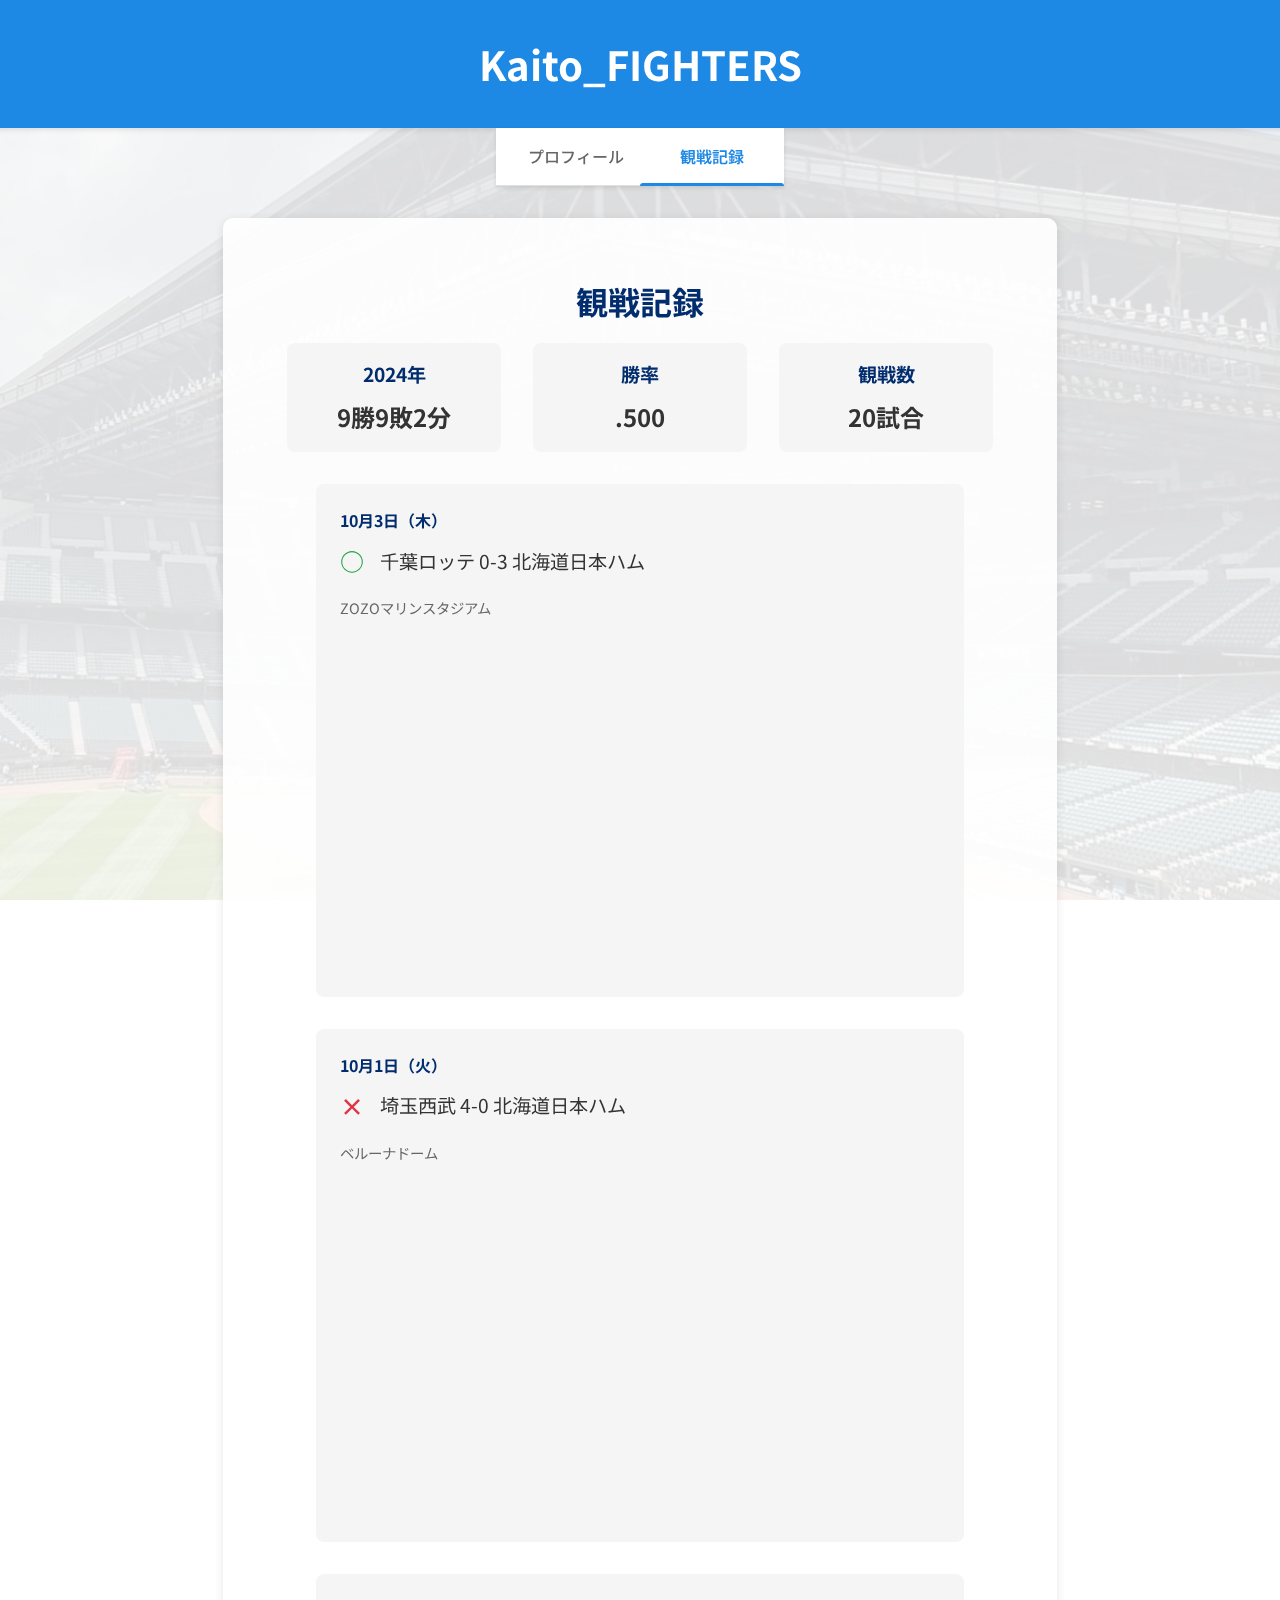
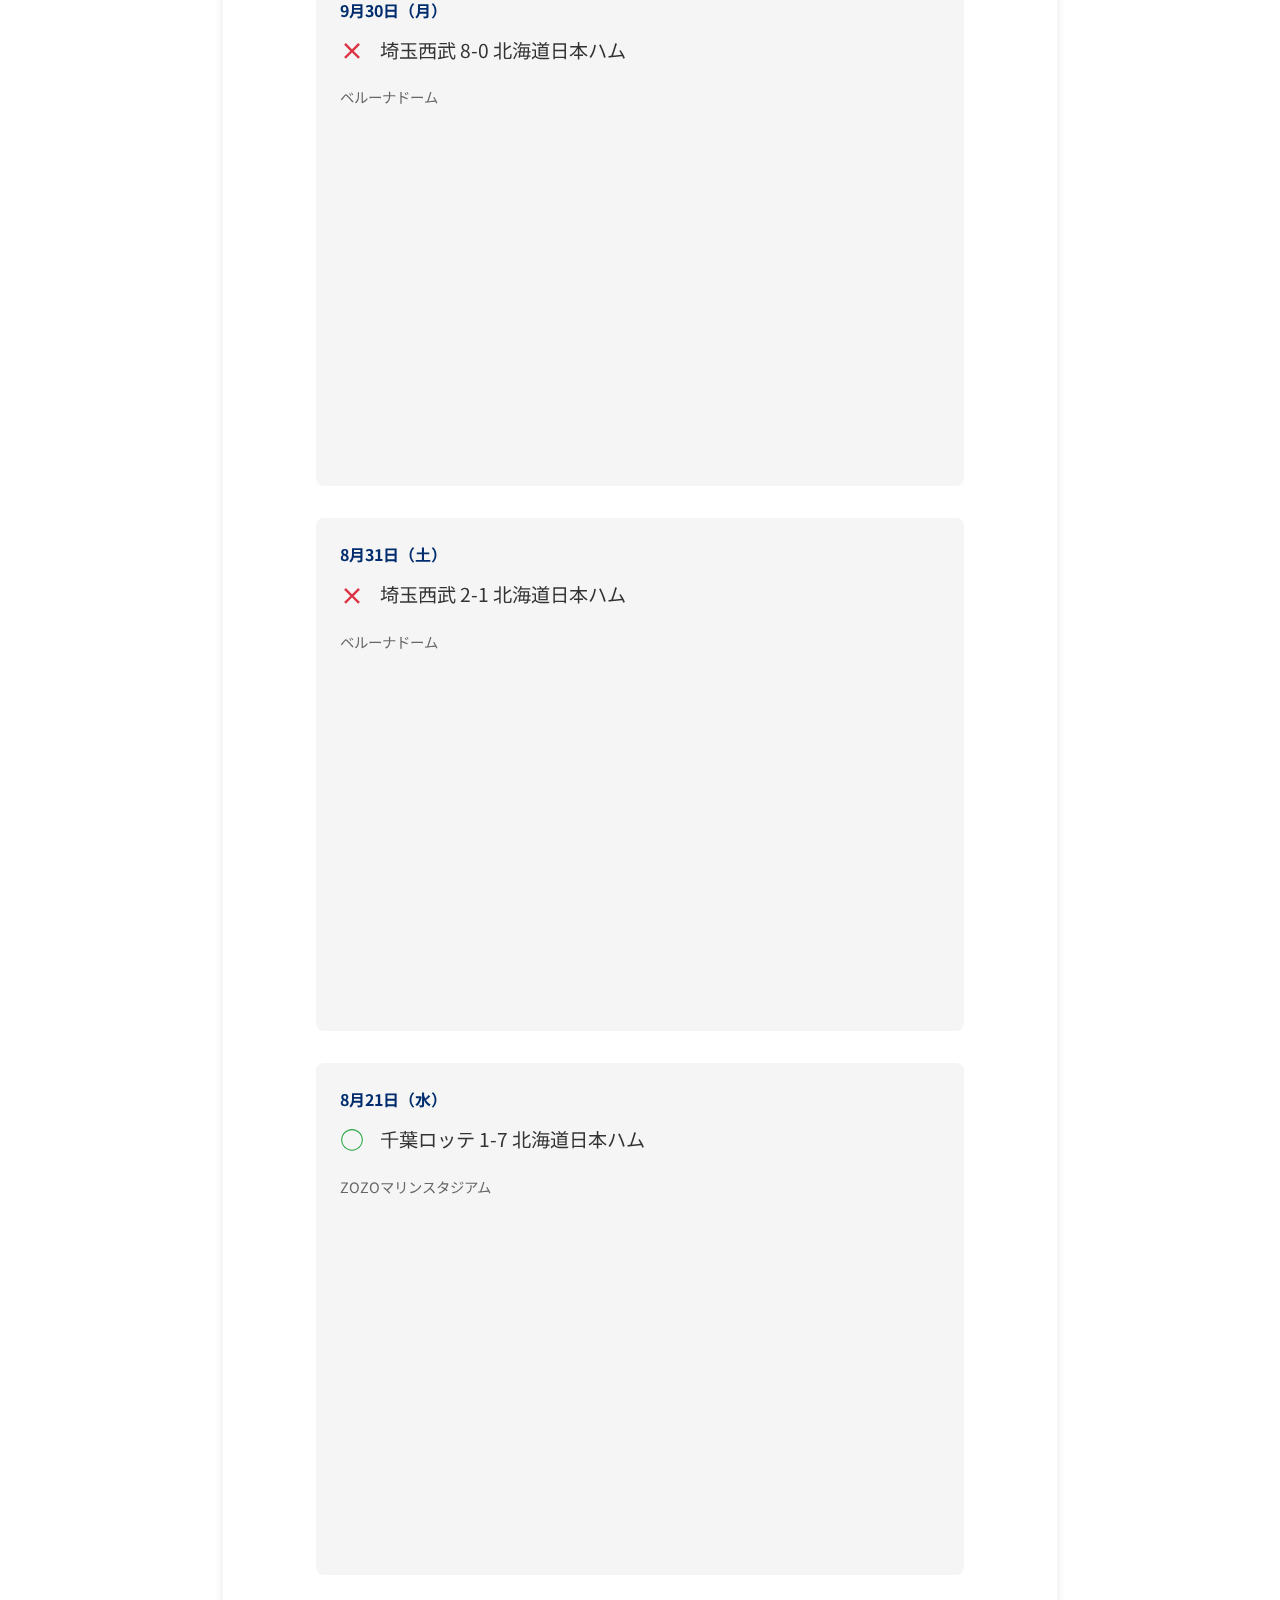
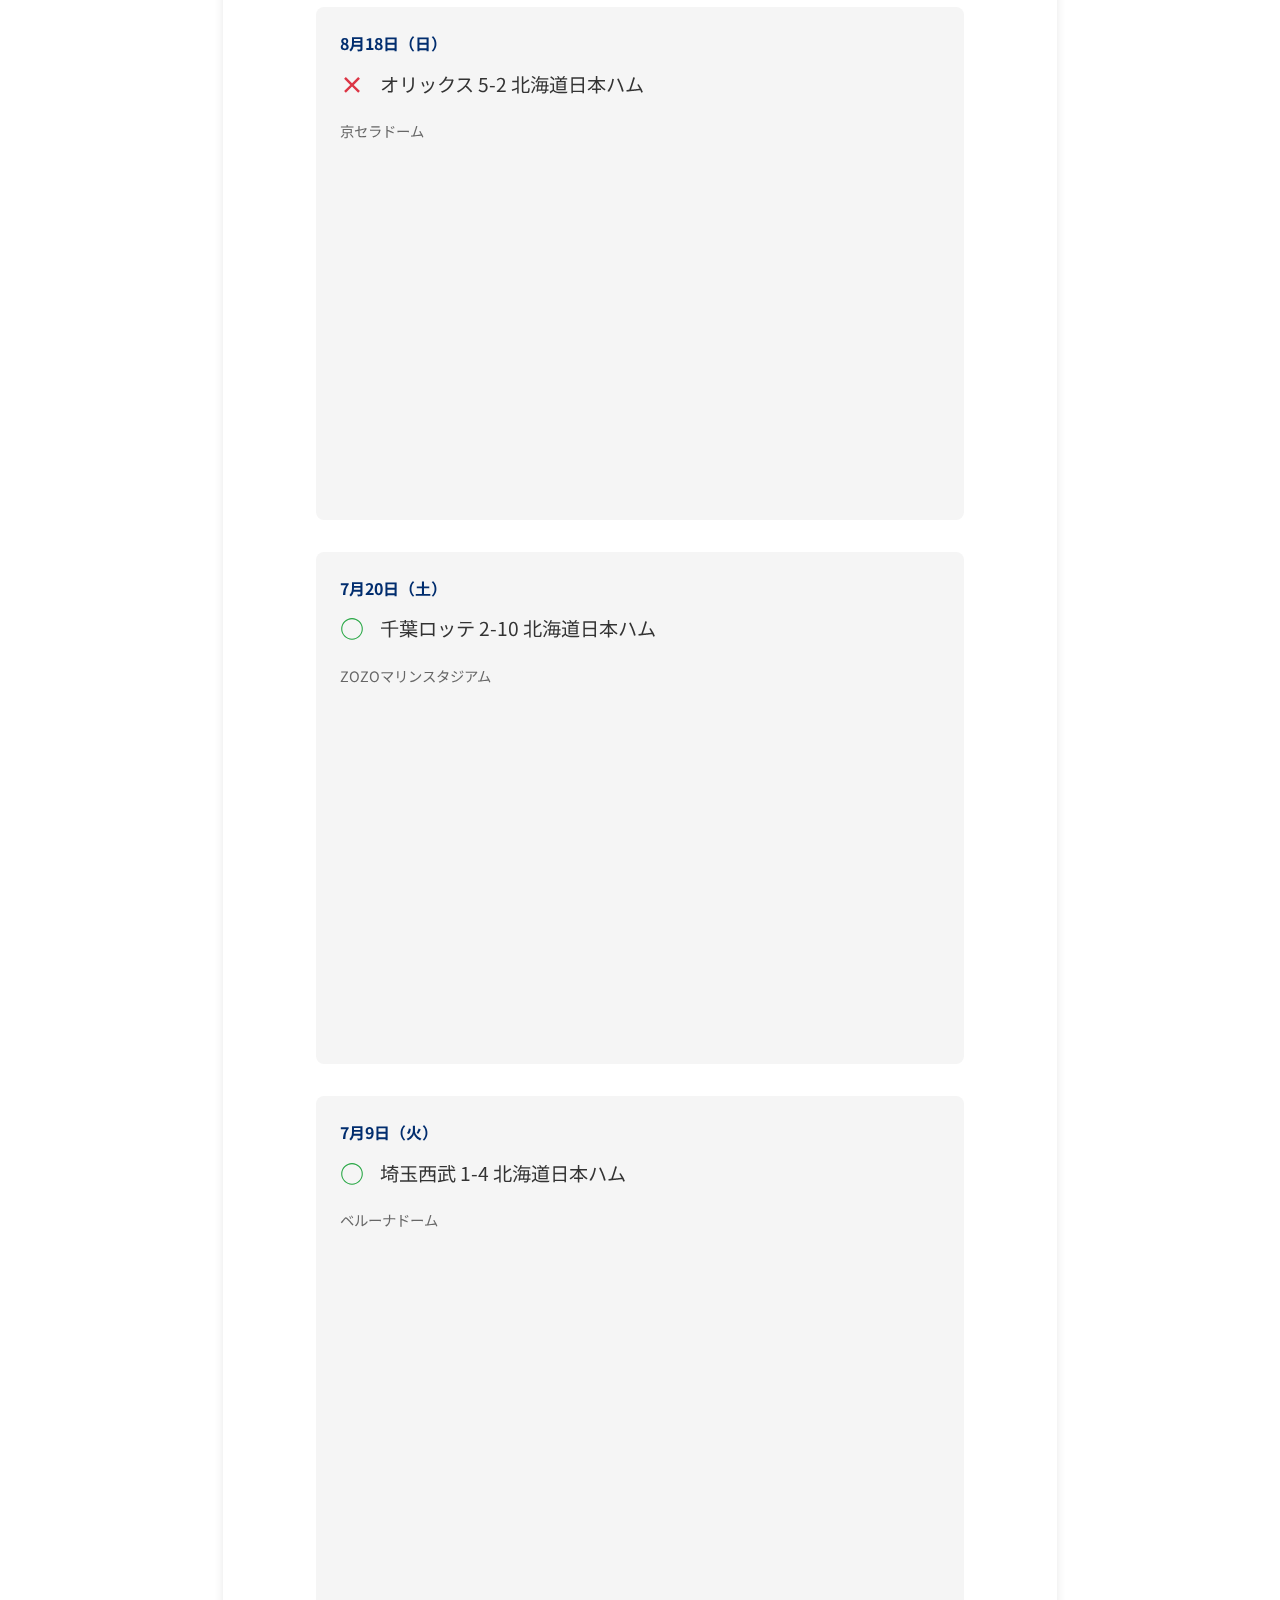
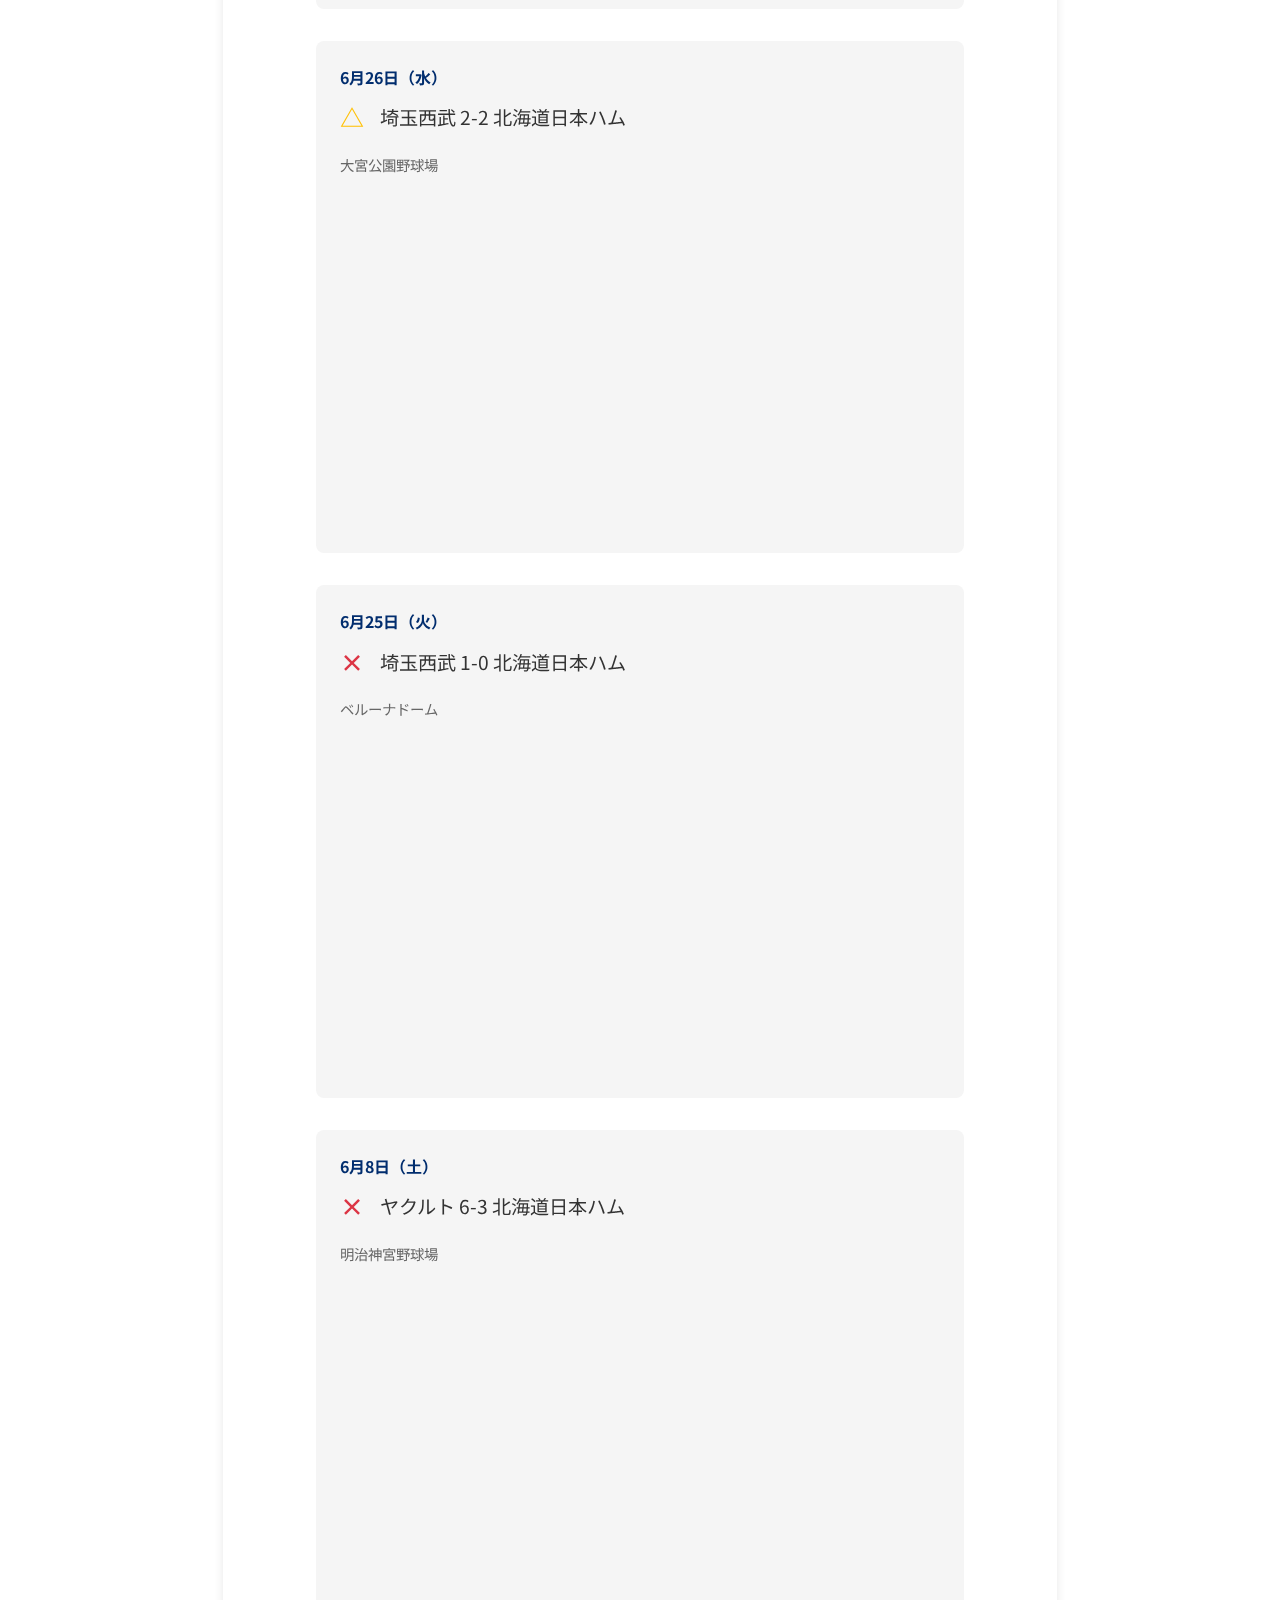
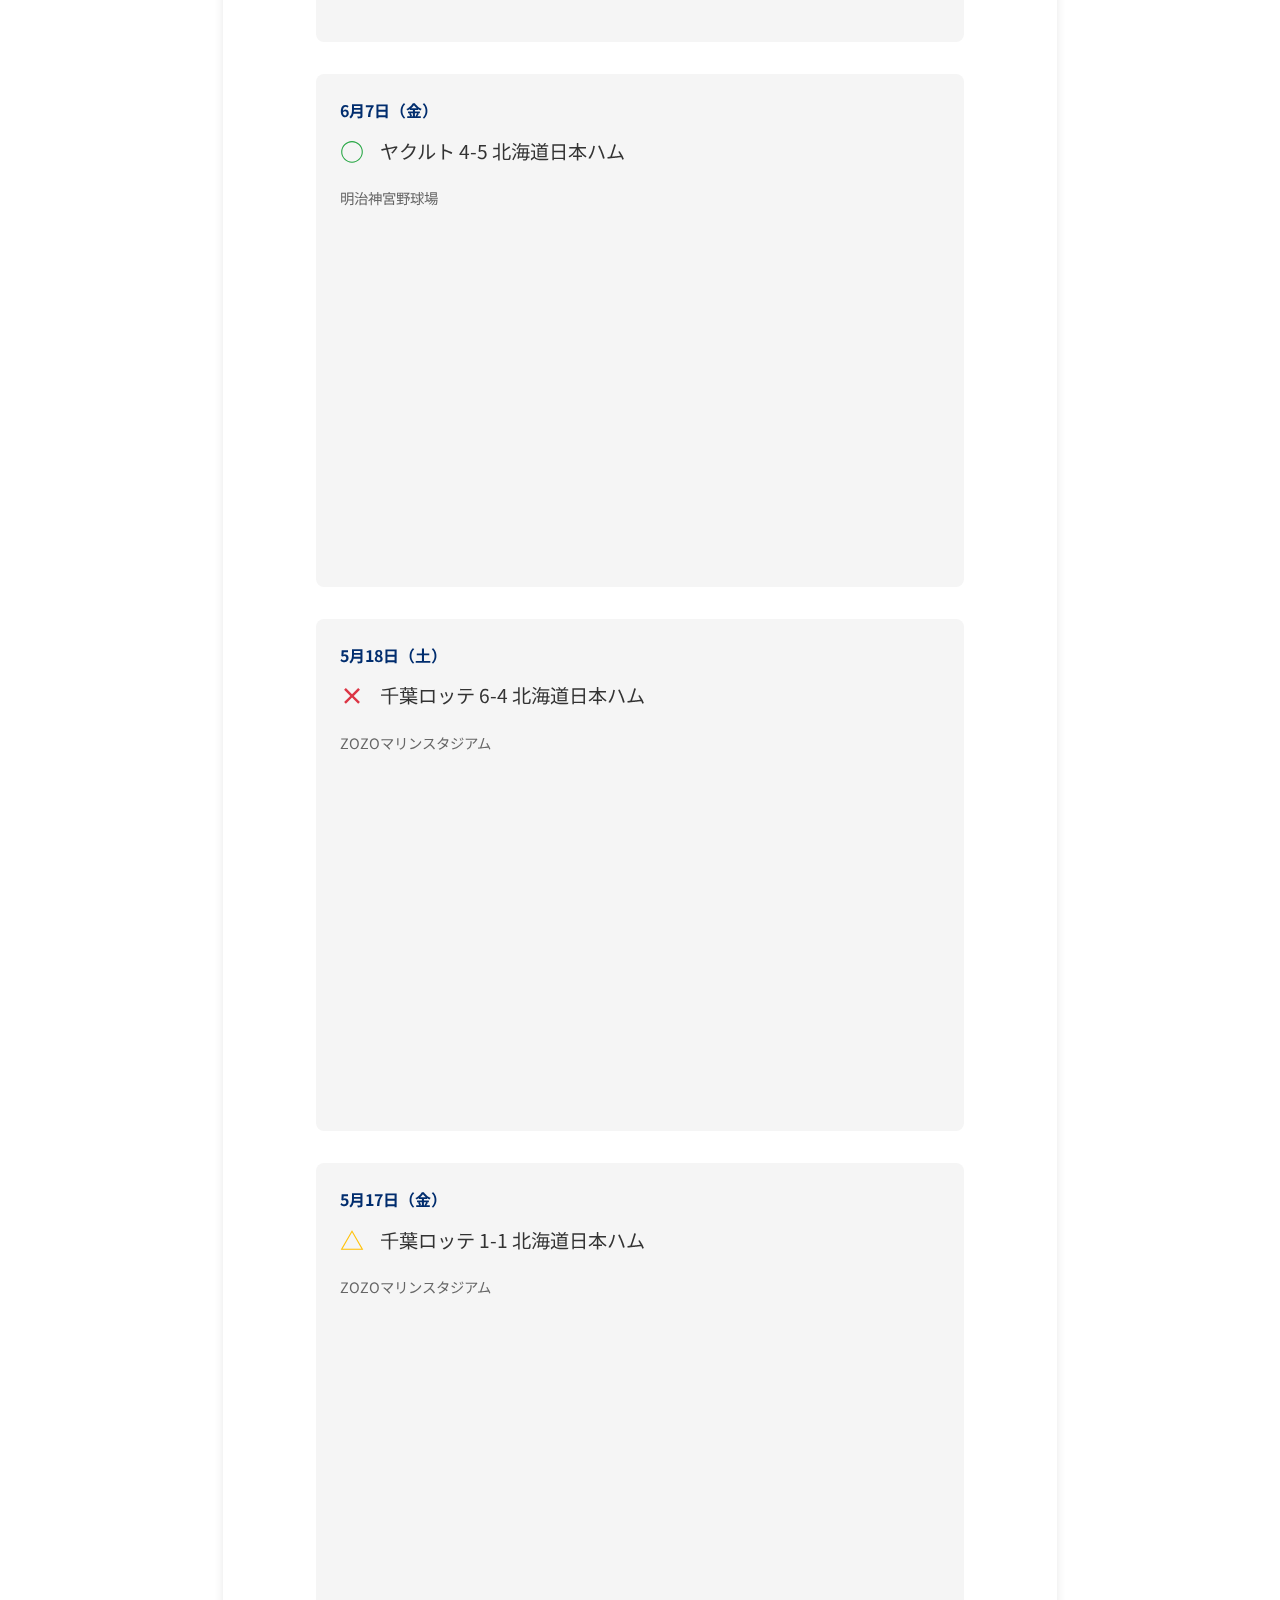
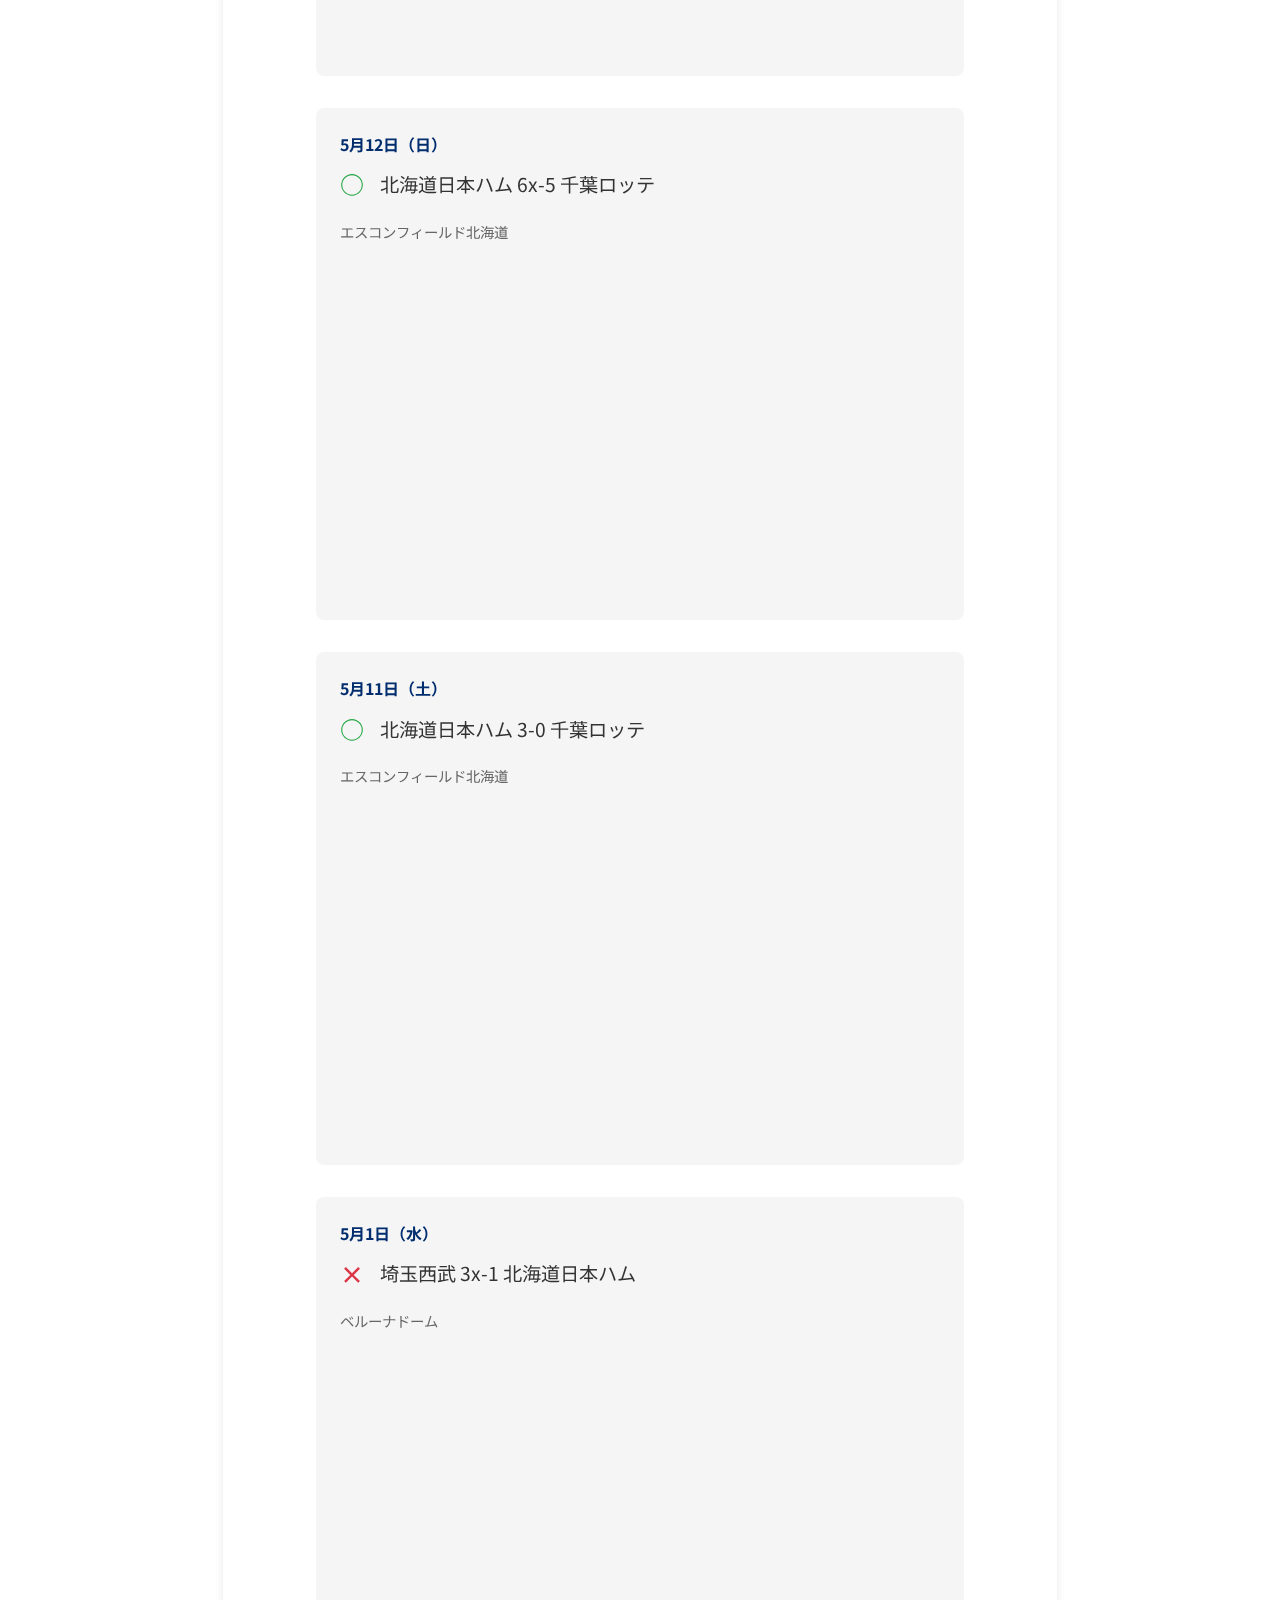
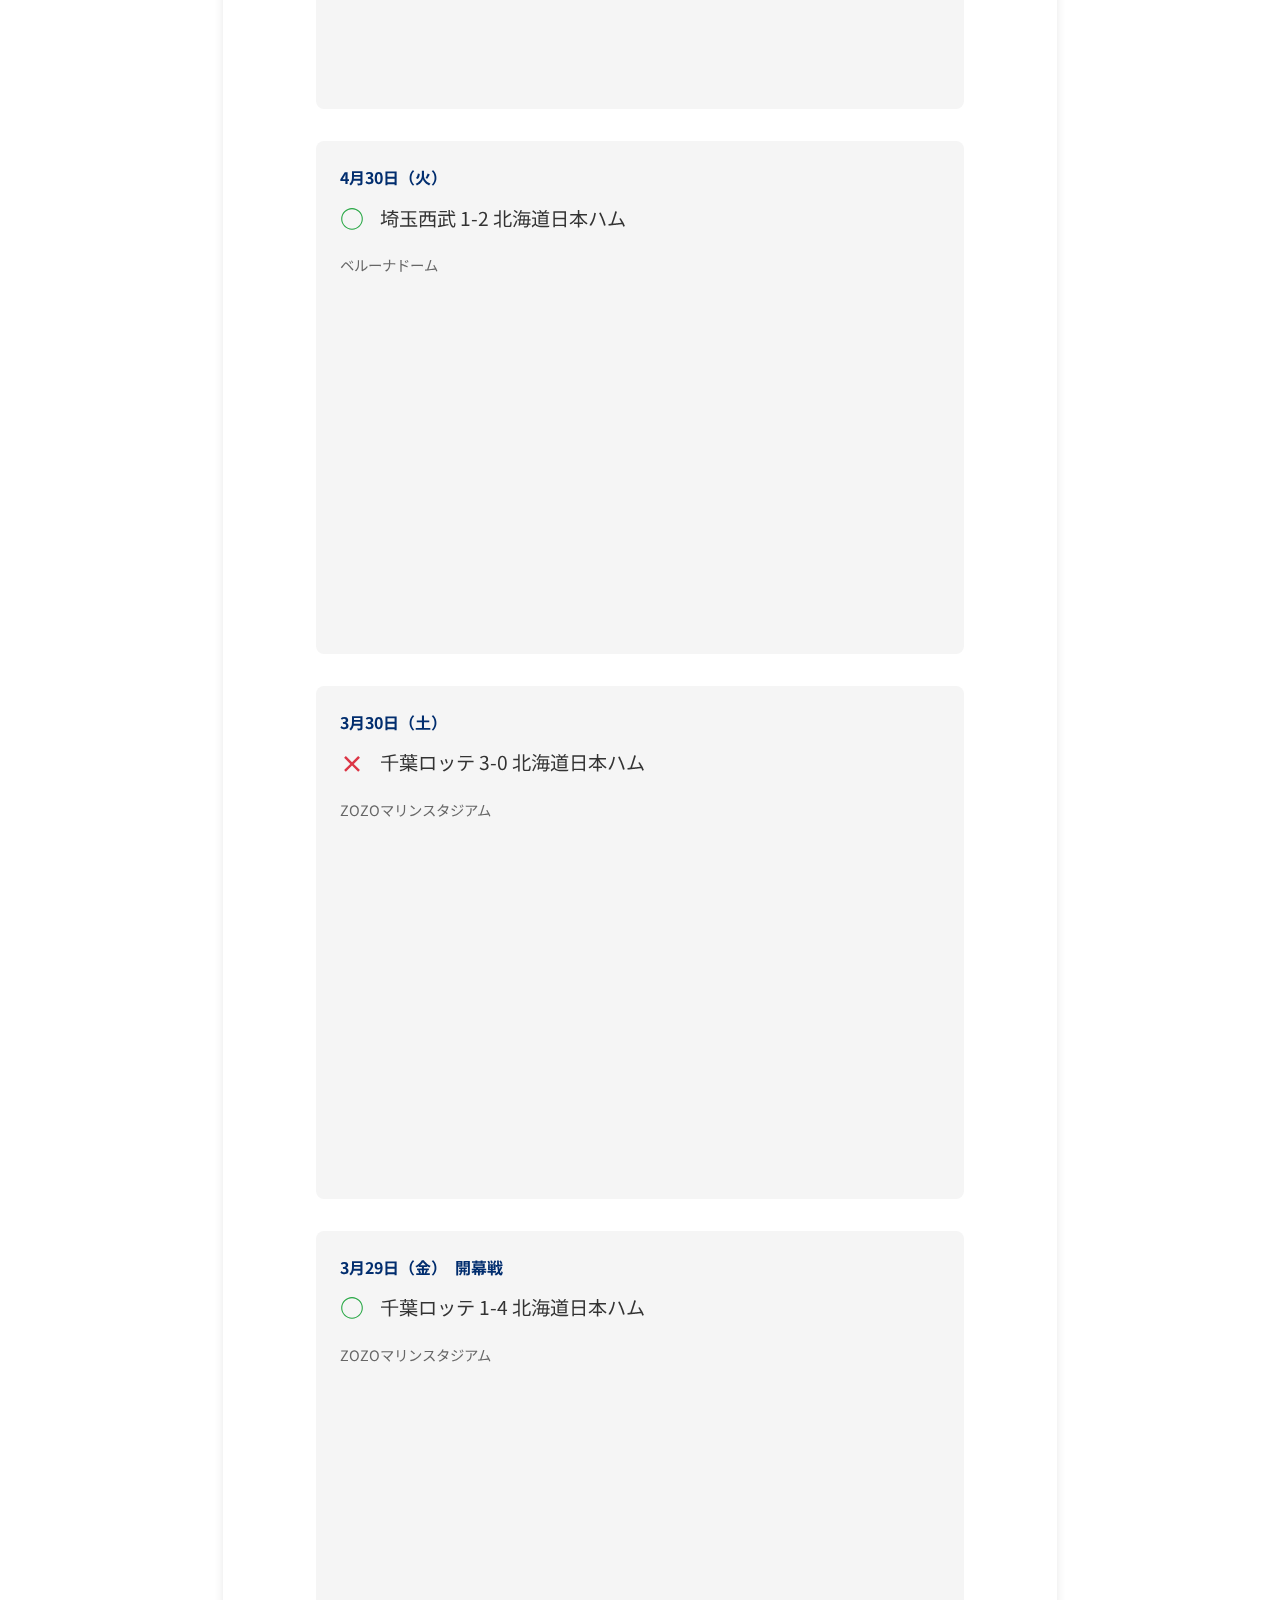
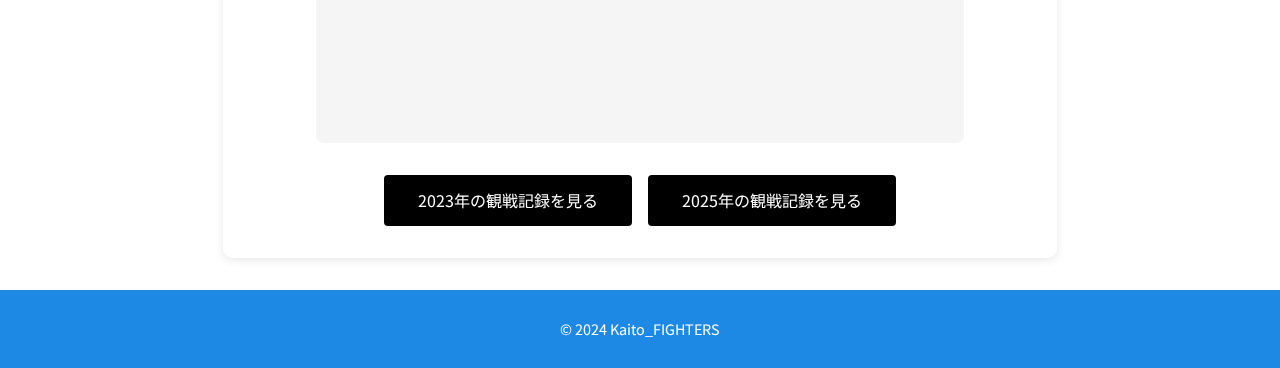
<file: game2024.html>
<!DOCTYPE html>
<html lang="ja">
<head>
    <meta charset="UTF-8">
    <meta name="viewport" content="width=device-width, initial-scale=1.0">
    <title>Kaito_FIGHTERS - 観戦記録</title>
    <link rel="stylesheet" type="text/css" href="styles.css">
    <link href="https://fonts.googleapis.com/css2?family=Noto+Sans+JP:wght@400;700&display=swap" rel="stylesheet">
</head>
<body>
    <header>
        <h1>Kaito_FIGHTERS</h1>
    </header>
    <nav>
        <ul class="tabs">
            <li><a href="/index.html">プロフィール</a></li>
            <li class="active"><a href="/game2025.html">観戦記録</a></li>
        </ul>
    </nav>
    <div class="game-container">
        <div class="game-content">
            <div class="game-header">
                <h2>観戦記録</h2>
                <div class="game-stats">
                    <div class="stat-card">
                        <h3>2024年</h3>
                        <p>9勝9敗2分</p>
                    </div>
                    <div class="stat-card">
                        <h3>勝率</h3>
                        <p>.500</p>
                    </div>
                    <div class="stat-card">
                        <h3>観戦数</h3>
                        <p>20試合</p>
                    </div>
                </div>
            </div>
            <div class="game-list">
                <div class="game-item">
                    <div class="game-date">10月3日（木）</div>
                    <div class="game-result">
                        <span class="result-icon win">○</span>
                        <span class="game-score">千葉ロッテ 0-3 北海道日本ハム</span>
                    </div>
                    <div class="game-venue">ZOZOマリンスタジアム</div>
                    <div class="game-video">
                        <iframe src="https://www.youtube.com/embed/vDTFQPCHe7o?si=RJ-k2QGkk2FCGN4C" title="YouTube video player" frameborder="0" allow="accelerometer; autoplay; clipboard-write; encrypted-media; gyroscope; picture-in-picture; web-share" referrerpolicy="strict-origin-when-cross-origin" allowfullscreen></iframe>
                    </div>
                </div>
                <div class="game-item">
                    <div class="game-date">10月1日（火）</div>
                    <div class="game-result">
                        <span class="result-icon loss">×</span>
                        <span class="game-score">埼玉西武 4-0 北海道日本ハム</span>
                    </div>
                    <div class="game-venue">ベルーナドーム</div>
                    <div class="game-video">
                        <iframe src="https://www.youtube.com/embed/eI5rlK6184M?si=0-u47lapWFx6tsKw" title="YouTube video player" frameborder="0" allow="accelerometer; autoplay; clipboard-write; encrypted-media; gyroscope; picture-in-picture; web-share" referrerpolicy="strict-origin-when-cross-origin" allowfullscreen></iframe>
                    </div>
                </div>
                <div class="game-item">
                    <div class="game-date">9月30日（月）</div>
                    <div class="game-result">
                        <span class="result-icon loss">×</span>
                        <span class="game-score">埼玉西武 8-0 北海道日本ハム</span>
                    </div>
                    <div class="game-venue">ベルーナドーム</div>
                    <div class="game-video">
                        <iframe src="https://www.youtube.com/embed/T4o9dgU-unU?si=krQoka6zMdO3xC-T" title="YouTube video player" frameborder="0" allow="accelerometer; autoplay; clipboard-write; encrypted-media; gyroscope; picture-in-picture; web-share" referrerpolicy="strict-origin-when-cross-origin" allowfullscreen></iframe>
                    </div>
                </div>
                <div class="game-item">
                    <div class="game-date">8月31日（土）</div>
                    <div class="game-result">
                        <span class="result-icon loss">×</span>
                        <span class="game-score">埼玉西武 2-1 北海道日本ハム</span>
                    </div>
                    <div class="game-venue">ベルーナドーム</div>
                    <div class="game-video">
                        <iframe src="https://www.youtube.com/embed/E8LBc7nyhCA?si=yXyBMWcUcjFoz1GR" title="YouTube video player" frameborder="0" allow="accelerometer; autoplay; clipboard-write; encrypted-media; gyroscope; picture-in-picture; web-share" referrerpolicy="strict-origin-when-cross-origin" allowfullscreen></iframe>
                    </div>
                </div>
                <div class="game-item">
                    <div class="game-date">8月21日（水）</div>
                    <div class="game-result">
                        <span class="result-icon win">○</span>
                        <span class="game-score">千葉ロッテ 1-7 北海道日本ハム</span>
                    </div>
                    <div class="game-venue">ZOZOマリンスタジアム</div>
                    <div class="game-video">
                        <iframe src="https://www.youtube.com/embed/A050yOkHwqk?si=VLVvLpJKGKsSsn5J" title="YouTube video player" frameborder="0" allow="accelerometer; autoplay; clipboard-write; encrypted-media; gyroscope; picture-in-picture; web-share" referrerpolicy="strict-origin-when-cross-origin" allowfullscreen></iframe>
                    </div>
                </div>
                <div class="game-item">
                    <div class="game-date">8月18日（日）</div>
                    <div class="game-result">
                        <span class="result-icon loss">×</span>
                        <span class="game-score">オリックス 5-2 北海道日本ハム</span>
                    </div>
                    <div class="game-venue">京セラドーム</div>
                    <div class="game-video">
                        <iframe src="https://www.youtube.com/embed/a1t5fQyH3rY?si=Zgr982qxRmbgBo2G" title="YouTube video player" frameborder="0" allow="accelerometer; autoplay; clipboard-write; encrypted-media; gyroscope; picture-in-picture; web-share" referrerpolicy="strict-origin-when-cross-origin" allowfullscreen></iframe>
                    </div>
                </div>
                <div class="game-item">
                    <div class="game-date">7月20日（土）</div>
                    <div class="game-result">
                        <span class="result-icon win">○</span>
                        <span class="game-score">千葉ロッテ 2-10 北海道日本ハム</span>
                    </div>
                    <div class="game-venue">ZOZOマリンスタジアム</div>
                    <div class="game-video">
                        <iframe src="https://www.youtube.com/embed/MlY8nbJacW8?si=V9ZanOBfhXhx7a3V" title="YouTube video player" frameborder="0" allow="accelerometer; autoplay; clipboard-write; encrypted-media; gyroscope; picture-in-picture; web-share" referrerpolicy="strict-origin-when-cross-origin" allowfullscreen></iframe>
                    </div>
                </div>
                <div class="game-item">
                    <div class="game-date">7月9日（火）</div>
                    <div class="game-result">
                        <span class="result-icon win">○</span>
                        <span class="game-score">埼玉西武 1-4 北海道日本ハム</span>
                    </div>
                    <div class="game-venue">ベルーナドーム</div>
                    <div class="game-video">
                        <iframe src="https://www.youtube.com/embed/LDyhLxmmdRE?si=KgJbq2G1QGknMz2N" title="YouTube video player" frameborder="0" allow="accelerometer; autoplay; clipboard-write; encrypted-media; gyroscope; picture-in-picture; web-share" referrerpolicy="strict-origin-when-cross-origin" allowfullscreen></iframe>
                    </div>
                </div>
                <div class="game-item">
                    <div class="game-date">6月26日（水）</div>
                    <div class="game-result">
                        <span class="result-icon draw">△</span>
                        <span class="game-score">埼玉西武 2-2 北海道日本ハム</span>
                    </div>
                    <div class="game-venue">大宮公園野球場</div>
                    <div class="game-video">
                        <iframe src="https://www.youtube.com/embed/tiumI9Hq5aA?si=R4619LnnE-BqYbuQ" title="YouTube video player" frameborder="0" allow="accelerometer; autoplay; clipboard-write; encrypted-media; gyroscope; picture-in-picture; web-share" referrerpolicy="strict-origin-when-cross-origin" allowfullscreen></iframe>
                    </div>
                </div>
                <div class="game-item">
                    <div class="game-date">6月25日（火）</div>
                    <div class="game-result">
                        <span class="result-icon loss">×</span>
                        <span class="game-score">埼玉西武 1-0 北海道日本ハム</span>
                    </div>
                    <div class="game-venue">ベルーナドーム</div>
                    <div class="game-video">
                        <iframe src="https://www.youtube.com/embed/p9b6jCaGcdE?si=L54JiKVjN9f4OBd6" title="YouTube video player" frameborder="0" allow="accelerometer; autoplay; clipboard-write; encrypted-media; gyroscope; picture-in-picture; web-share" referrerpolicy="strict-origin-when-cross-origin" allowfullscreen></iframe>
                    </div>
                </div>
                <div class="game-item">
                    <div class="game-date">6月8日（土）</div>
                    <div class="game-result">
                        <span class="result-icon loss">×</span>
                        <span class="game-score">ヤクルト 6-3 北海道日本ハム</span>
                    </div>
                    <div class="game-venue">明治神宮野球場</div>
                    <div class="game-video">
                        <iframe src="https://www.youtube.com/embed/zKlyuTZXPDE?si=4_6vRZL-xWlQVvkW" title="YouTube video player" frameborder="0" allow="accelerometer; autoplay; clipboard-write; encrypted-media; gyroscope; picture-in-picture; web-share" referrerpolicy="strict-origin-when-cross-origin" allowfullscreen></iframe>
                    </div>
                </div>
                <div class="game-item">
                    <div class="game-date">6月7日（金）</div>
                    <div class="game-result">
                        <span class="result-icon win">○</span>
                        <span class="game-score">ヤクルト 4-5 北海道日本ハム</span>
                    </div>
                    <div class="game-venue">明治神宮野球場</div>
                    <div class="game-video">
                        <iframe src="https://www.youtube.com/embed/BLtF0wz2-TQ?si=GbkHFxotFI2OQCUJ" title="YouTube video player" frameborder="0" allow="accelerometer; autoplay; clipboard-write; encrypted-media; gyroscope; picture-in-picture; web-share" referrerpolicy="strict-origin-when-cross-origin" allowfullscreen></iframe>
                    </div>
                </div>
                <div class="game-item">
                    <div class="game-date">5月18日（土）</div>
                    <div class="game-result">
                        <span class="result-icon loss">×</span>
                        <span class="game-score">千葉ロッテ 6-4 北海道日本ハム</span>
                    </div>
                    <div class="game-venue">ZOZOマリンスタジアム</div>
                    <div class="game-video">
                        <iframe src="https://www.youtube.com/embed/fwDqrFastZY?si=vyQwGIl_NXORD9-Z" title="YouTube video player" frameborder="0" allow="accelerometer; autoplay; clipboard-write; encrypted-media; gyroscope; picture-in-picture; web-share" referrerpolicy="strict-origin-when-cross-origin" allowfullscreen></iframe>
                    </div>
                </div>
                <div class="game-item">
                    <div class="game-date">5月17日（金）</div>
                    <div class="game-result">
                        <span class="result-icon draw">△</span>
                        <span class="game-score">千葉ロッテ 1-1 北海道日本ハム</span>
                    </div>
                    <div class="game-venue">ZOZOマリンスタジアム</div>
                    <div class="game-video">
                        <iframe src="https://www.youtube.com/embed/r8yTqILNS1k?si=hZ9TqxrmpQFtmop5" title="YouTube video player" frameborder="0" allow="accelerometer; autoplay; clipboard-write; encrypted-media; gyroscope; picture-in-picture; web-share" referrerpolicy="strict-origin-when-cross-origin" allowfullscreen></iframe>
                    </div>
                </div>
                <div class="game-item">
                    <div class="game-date">5月12日（日）</div>
                    <div class="game-result">
                        <span class="result-icon win">○</span>
                        <span class="game-score">北海道日本ハム 6x-5 千葉ロッテ</span>
                    </div>
                    <div class="game-venue">エスコンフィールド北海道</div>
                    <div class="game-video">
                        <iframe src="https://www.youtube.com/embed/ZODfJb4Ys4E?si=oDvpa-1K91kenNSV" title="YouTube video player" frameborder="0" allow="accelerometer; autoplay; clipboard-write; encrypted-media; gyroscope; picture-in-picture; web-share" referrerpolicy="strict-origin-when-cross-origin" allowfullscreen></iframe>
                    </div>
                </div>
                <div class="game-item">
                    <div class="game-date">5月11日（土）</div>
                    <div class="game-result">
                        <span class="result-icon win">○</span>
                        <span class="game-score">北海道日本ハム 3-0 千葉ロッテ</span>
                    </div>
                    <div class="game-venue">エスコンフィールド北海道</div>
                    <div class="game-video">
                        <iframe src="https://www.youtube.com/embed/TCA4MywnxGA?si=XznGZ9yFvTq19AJI" title="YouTube video player" frameborder="0" allow="accelerometer; autoplay; clipboard-write; encrypted-media; gyroscope; picture-in-picture; web-share" referrerpolicy="strict-origin-when-cross-origin" allowfullscreen></iframe>
                    </div>
                </div>
                <div class="game-item">
                    <div class="game-date">5月1日（水）</div>
                    <div class="game-result">
                        <span class="result-icon loss">×</span>
                        <span class="game-score">埼玉西武 3x-1 北海道日本ハム</span>
                    </div>
                    <div class="game-venue">ベルーナドーム</div>
                    <div class="game-video">
                        <iframe src="https://www.youtube.com/embed/ppHKKa6mzsk?si=Z3pwkBqnknAC8SQa" title="YouTube video player" frameborder="0" allow="accelerometer; autoplay; clipboard-write; encrypted-media; gyroscope; picture-in-picture; web-share" referrerpolicy="strict-origin-when-cross-origin" allowfullscreen></iframe>
                    </div>
                </div>
                <div class="game-item">
                    <div class="game-date">4月30日（火）</div>
                    <div class="game-result">
                        <span class="result-icon win">○</span>
                        <span class="game-score">埼玉西武 1-2 北海道日本ハム</span>
                    </div>
                    <div class="game-venue">ベルーナドーム</div>
                    <div class="game-video">
                        <iframe src="https://www.youtube.com/embed/m2-5lK3CCLM?si=PmohilzHdKgpuOWZ" title="YouTube video player" frameborder="0" allow="accelerometer; autoplay; clipboard-write; encrypted-media; gyroscope; picture-in-picture; web-share" referrerpolicy="strict-origin-when-cross-origin" allowfullscreen></iframe>
                    </div>
                </div>
                <div class="game-item">
                    <div class="game-date">3月30日（土）</div>
                    <div class="game-result">
                        <span class="result-icon loss">×</span>
                        <span class="game-score">千葉ロッテ 3-0 北海道日本ハム</span>
                    </div>
                    <div class="game-venue">ZOZOマリンスタジアム</div>
                    <div class="game-video">
                        <iframe src="https://www.youtube.com/embed/f6S1tvdjnVo?si=8D4CdXJ_142QrAHS" title="YouTube video player" frameborder="0" allow="accelerometer; autoplay; clipboard-write; encrypted-media; gyroscope; picture-in-picture; web-share" referrerpolicy="strict-origin-when-cross-origin" allowfullscreen></iframe>
                    </div>
                </div>
                <div class="game-item">
                    <div class="game-date">3月29日（金）　開幕戦</div>
                    <div class="game-result">
                        <span class="result-icon win">○</span>
                        <span class="game-score">千葉ロッテ 1-4 北海道日本ハム</span>
                    </div>
                    <div class="game-venue">ZOZOマリンスタジアム</div>
                    <div class="game-video">
                        <iframe src="https://www.youtube.com/embed/An1O8JmAUNo?si=DiuIP_nIL-kDs51x" title="YouTube video player" frameborder="0" allow="accelerometer; autoplay; clipboard-write; encrypted-media; gyroscope; picture-in-picture; web-share" referrerpolicy="strict-origin-when-cross-origin" allowfullscreen></iframe>
                    </div>
                </div>
            </div>
            <div class="game-navigation">
                <a href="/game.html" class="nav-link">2023年の観戦記録を見る</a>
                <a href="/game2025.html" class="nav-link">2025年の観戦記録を見る</a>
            </div>
        </div>
    </div>
    <footer>
        <p>&copy; 2024 Kaito_FIGHTERS</p>
    </footer>
</body>
</html>
</file>
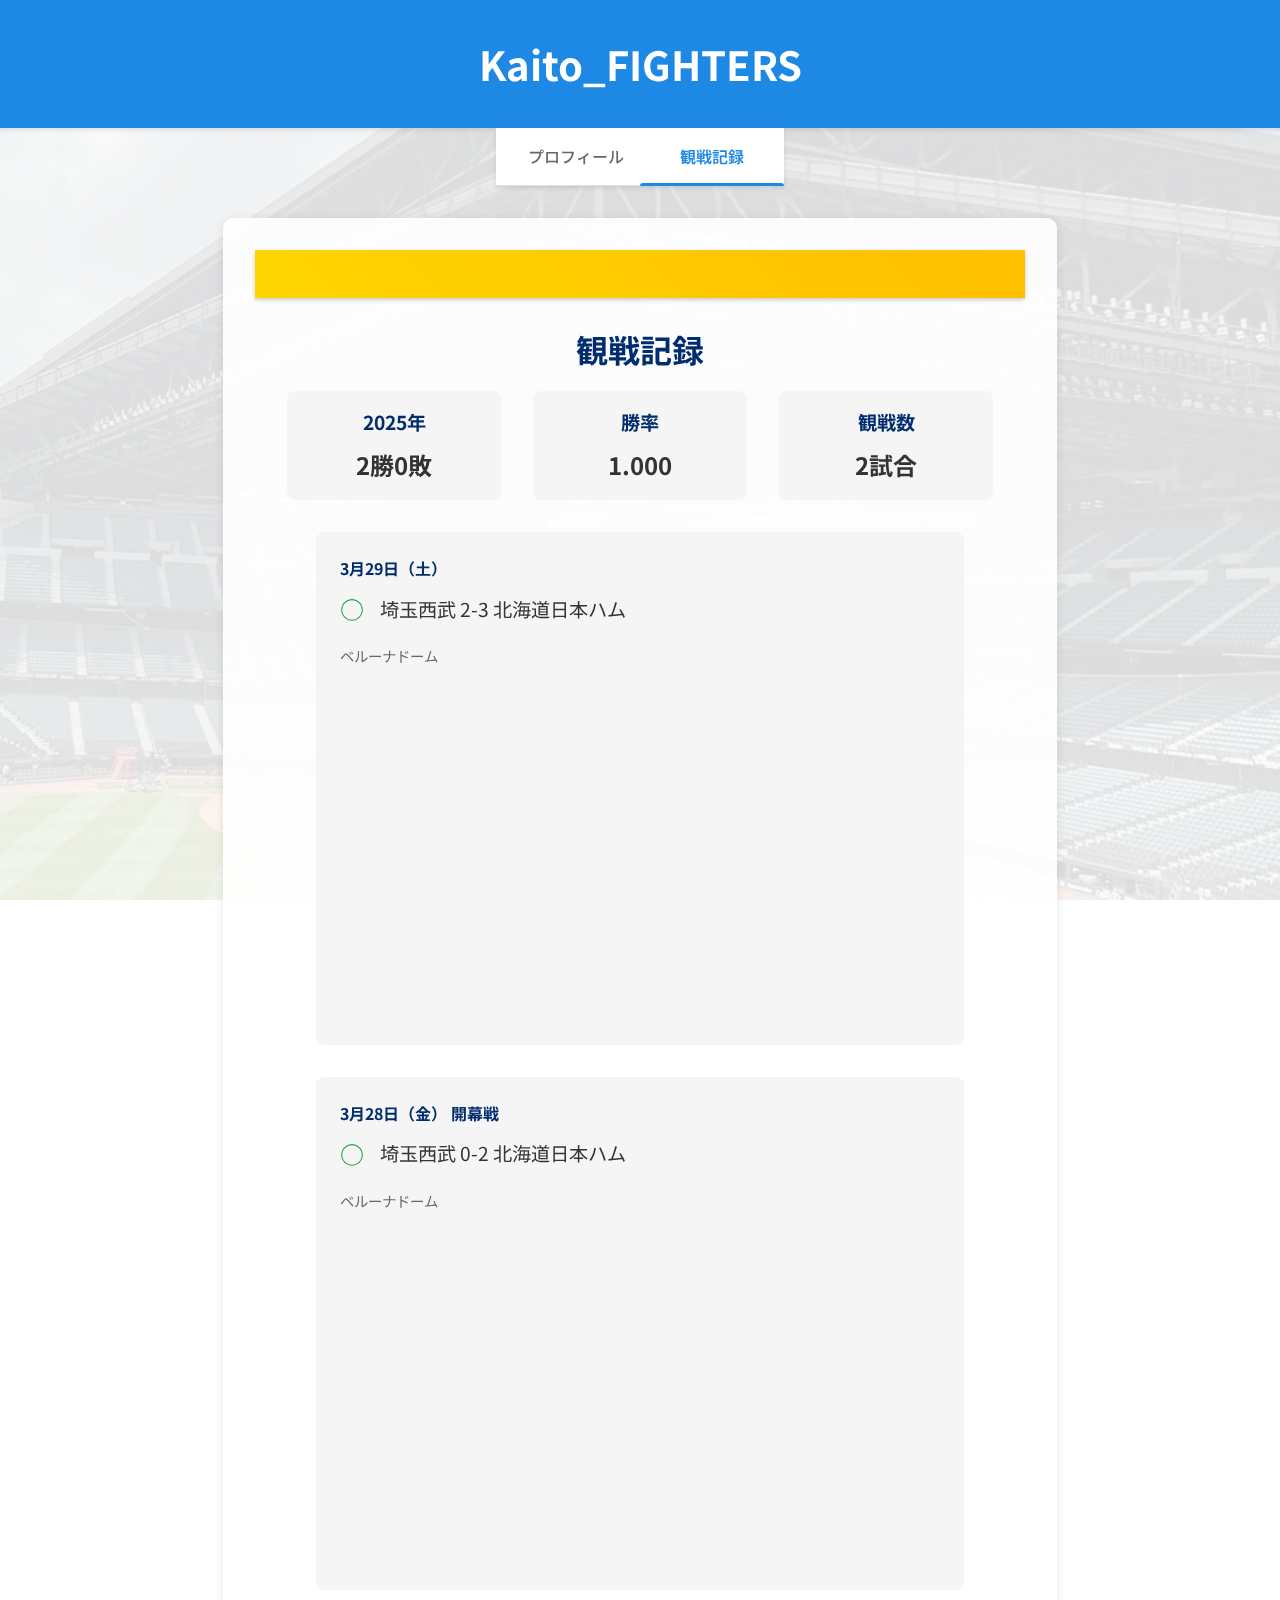
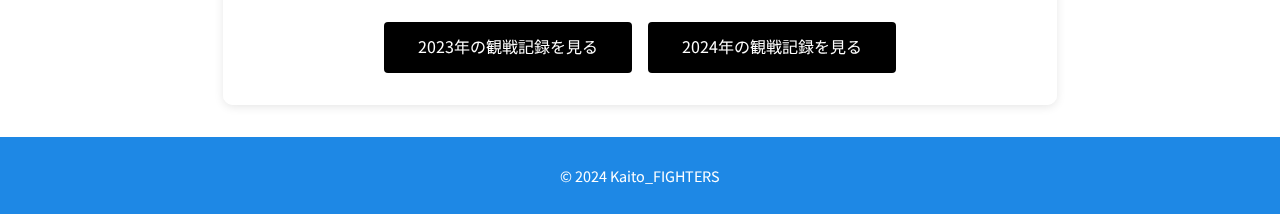
<file: game2025.html>
<!DOCTYPE html>
<html lang="ja">
<head>
    <meta charset="UTF-8">
    <meta name="viewport" content="width=device-width, initial-scale=1.0">
    <title>Kaito_FIGHTERS - 観戦記録</title>
    <link rel="stylesheet" type="text/css" href="styles.css">
    <link href="https://fonts.googleapis.com/css2?family=Noto+Sans+JP:wght@400;700&display=swap" rel="stylesheet">
</head>
<body>
    <header>
        <h1>Kaito_FIGHTERS</h1>
    </header>
    <nav>
        <ul class="tabs">
            <li><a href="/index.html">プロフィール</a></li>
            <li class="active"><a href="/game2025.html">観戦記録</a></li>
        </ul>
    </nav>
    <div class="game-container">
        <div class="game-content">
            <div class="marquee-container">
                <div class="marquee-text" data-text="現地観戦２連勝中！">現地観戦２連勝中！！！</div>
            </div>
            <div class="game-header">
                <h2>観戦記録</h2>
                <div class="game-stats">
                    <div class="stat-card">
                        <h3>2025年</h3>
                        <p>2勝0敗</p>
                    </div>
                    <div class="stat-card">
                        <h3>勝率</h3>
                        <p>1.000</p>
                    </div>
                    <div class="stat-card">
                        <h3>観戦数</h3>
                        <p>2試合</p>
                    </div>
                </div>
            </div>
            <div class="game-list">
              <div class="game-item">
                <div class="game-date">3月29日（土）</div>
                <div class="game-result">
                    <span class="result-icon win">○</span>
                    <span class="game-score">埼玉西武 2-3 北海道日本ハム</span>
                </div>
                <div class="game-venue">ベルーナドーム</div>
                <div class="game-video">
                    <iframe src="https://www.youtube.com/embed/sA18R2x24-o?si=8kbvEndyRt_oac8P" title="YouTube video player" frameborder="0" allow="accelerometer; autoplay; clipboard-write; encrypted-media; gyroscope; picture-in-picture; web-share" referrerpolicy="strict-origin-when-cross-origin" allowfullscreen></iframe>
                </div>
              </div>
              <div class="game-item">
                <div class="game-date">3月28日（金） 開幕戦</div>
                <div class="game-result">
                  <span class="result-icon win">○</span>
                    <span class="game-score">埼玉西武 0-2 北海道日本ハム</span>
                </div>
                <div class="game-venue">ベルーナドーム</div>
                <div class="game-video">
                    <iframe src="https://www.youtube.com/embed/4dwCBJrIs9Q?si=DymDg0RcEvRyFg58" title="YouTube video player" frameborder="0" allow="accelerometer; autoplay; clipboard-write; encrypted-media; gyroscope; picture-in-picture; web-share" referrerpolicy="strict-origin-when-cross-origin" allowfullscreen></iframe>
                </div>
              </div>
            </div>
            <div class="game-navigation">
                <a href="/game.html" class="nav-link">2023年の観戦記録を見る</a>
                <a href="/game2024.html" class="nav-link">2024年の観戦記録を見る</a>
            </div>
        </div>
    </div>
    <footer>
        <p>&copy; 2024 Kaito_FIGHTERS</p>
    </footer>
</body>
</html>
</file>
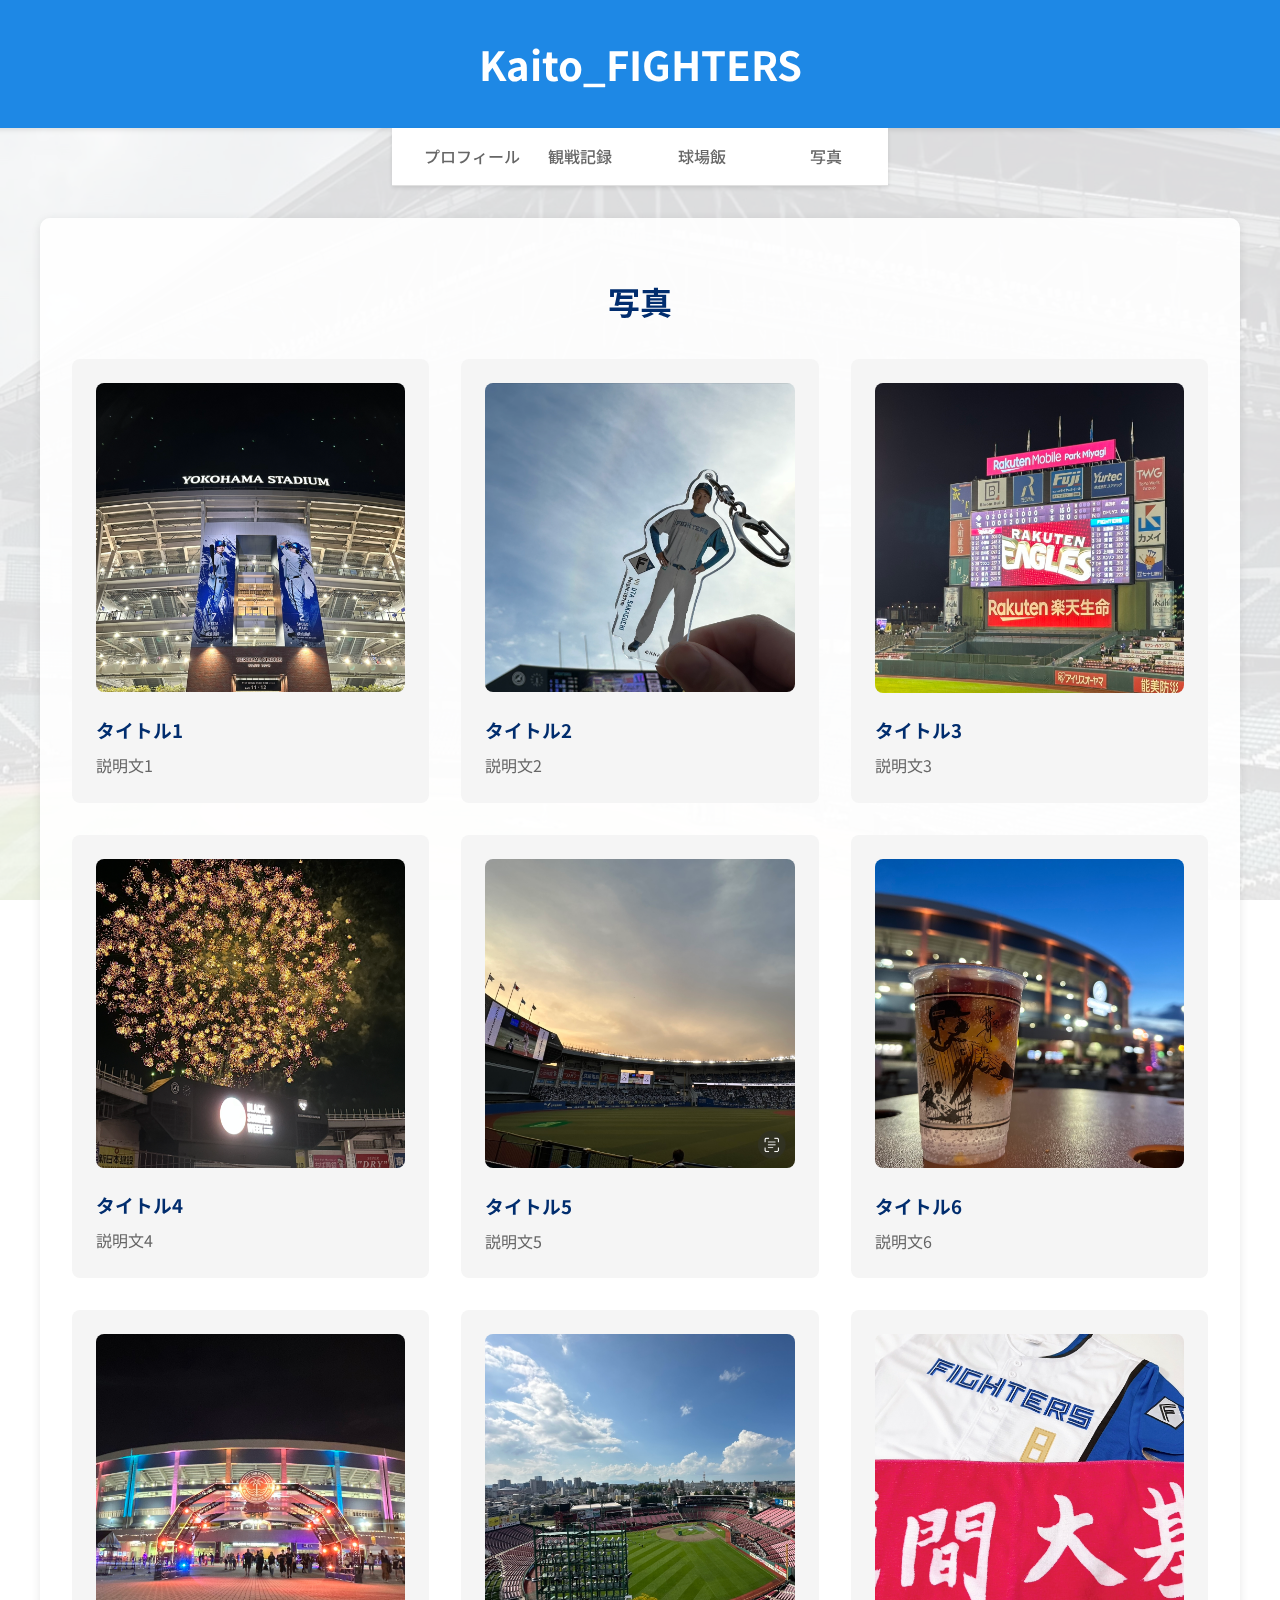
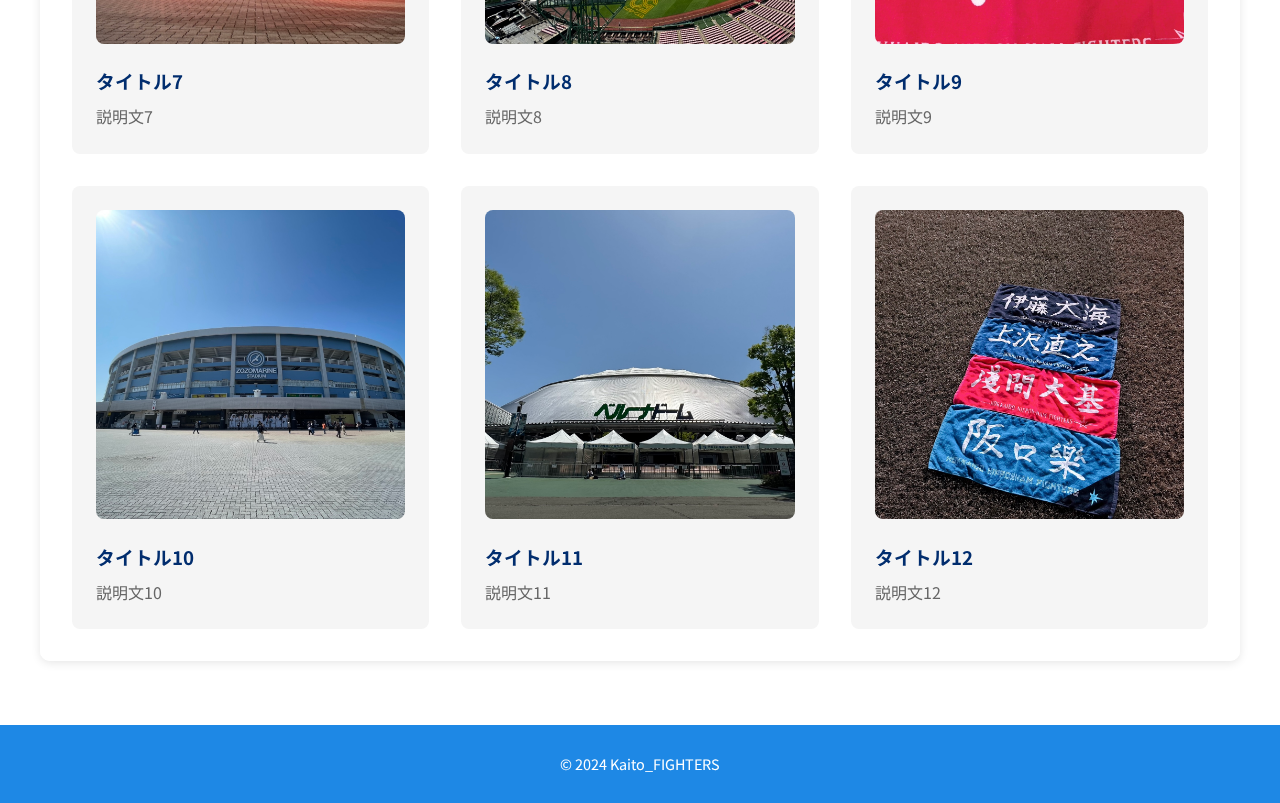
<file: picture.html>
<!DOCTYPE html>
<html lang="ja">
<head>
    <meta charset="UTF-8">
    <meta name="viewport" content="width=device-width, initial-scale=1.0">
    <title>Kaito_FIGHTERS - 写真</title>
    <link rel="stylesheet" type="text/css" href="styles.css">
    <link href="https://fonts.googleapis.com/css2?family=Noto+Sans+JP:wght@400;700&display=swap" rel="stylesheet">
</head>
<body>
    <header>
        <h1>Kaito_FIGHTERS</h1>
    </header>
    <nav>
        <ul class="tabs">
            <li><a href="/index.html">プロフィール</a></li>
            <li><a href="/game2024.html">観戦記録</a></li>
            <li><a href="/food.html">球場飯</a></li>
            <li><a href="/picture.html">写真</a></li>
        </ul>
    </nav>
    <div class="content-container">
        <div class="content-card">
            <div class="content-header">
                <h2>写真</h2>
            </div>
            <div class="media-grid">
                <!-- 写真アイテムの例 -->
                <div class="media-item">
                    <img src="/picture012.PNG" alt="写真1" height="300px" width="300px">
                    <h3>タイトル1</h3>
                    <p>説明文1</p>
                </div>
                <div class="media-item">
                    <img src="/picture011.PNG" alt="写真2" height="300px" width="300px">
                    <h3>タイトル2</h3>
                    <p>説明文2</p>
                </div>
                <div class="media-item">
                    <img src="/picture010.PNG" alt="写真3" height="300px" width="300px">
                    <h3>タイトル3</h3>
                    <p>説明文3</p>
                </div>
                <div class="media-item">
                    <img src="/picture009.PNG" alt="写真4" height="300px" width="300px">
                    <h3>タイトル4</h3>
                    <p>説明文4</p>
                </div>
                <div class="media-item">
                    <img src="/picture008.PNG" alt="写真5" height="300px" width="300px">
                    <h3>タイトル5</h3>
                    <p>説明文5</p>
                </div>
                <div class="media-item">
                    <img src="/picture007.PNG" alt="写真6" height="300px" width="300px">
                    <h3>タイトル6</h3>
                    <p>説明文6</p>
                </div>
                <div class="media-item">
                    <img src="/picture006.PNG" alt="写真7" height="300px" width="300px">
                    <h3>タイトル7</h3>
                    <p>説明文7</p>
                </div>
                <div class="media-item">
                    <img src="/picture005.PNG" alt="写真8" height="300px" width="300px">
                    <h3>タイトル8</h3>
                    <p>説明文8</p>
                </div>
                <div class="media-item">
                    <img src="/picture004.PNG" alt="写真9" height="300px" width="300px">
                    <h3>タイトル9</h3>
                    <p>説明文9</p>
                </div>
                <div class="media-item">
                    <img src="/picture003.PNG" alt="写真10" height="300px" width="300px">
                    <h3>タイトル10</h3>
                    <p>説明文10</p>
                </div>
                <div class="media-item">
                    <img src="/picture002.PNG" alt="写真11" height="300px" width="300px">
                    <h3>タイトル11</h3>
                    <p>説明文11</p>
                </div>
                <div class="media-item">
                    <img src="/picture001.PNG" alt="写真12" height="300px" width="300px">
                    <h3>タイトル12</h3>
                    <p>説明文12</p>
                </div>
            </div>
        </div>
    </div>
    <footer>
        <p>&copy; 2024 Kaito_FIGHTERS</p>
    </footer>
</body>
</html>
</file>
<file: styles.css>
/* 基本設定 */
:root {
    --primary-color: #012d6e;
    --secondary-color: #0768fa;
    --accent-color: #d1cc30;
    --text-color: #333;
    --background-color: #f5f5f5;
    --mobile-breakpoint: 768px;
    --card-bg: rgba(255, 255, 255, 0.9);
}

body {
    background-image: url('/background02.jpg');
    background-size: cover;
    background-attachment: fixed;
    background-position: center;
    color: var(--text-color);
    font-family: 'Noto Sans JP', sans-serif;
    line-height: 1.6;
    margin: 0;
    padding: 0;
    font-size: 16px;
    min-height: 100vh;
    position: relative;
    display: flex;
    flex-direction: column;
    align-items: center;
}

body::before {
    content: '';
    position: fixed;
    top: 0;
    left: 0;
    width: 100%;
    height: 100%;
    background-color: rgba(255, 255, 255, 0.7);
    z-index: -1;
}

/* ヘッダー */
header {
    background-color: #1e88e5;
    color: white;
    padding: 1rem;
    text-align: center;
    box-shadow: 0 2px 5px rgba(0,0,0,0.1);
    width: 100%;
}

header h1 {
    margin: 0;
    font-size: 1.8rem;
    font-weight: 700;
}

/* ナビゲーション */
.tabs {
    display: flex;
    flex-wrap: nowrap;
    justify-content: center;
    padding: 0;
    list-style: none;
    background-color: #fff;
    margin: 0;
    width: 100%;
    overflow-x: auto;
    -webkit-overflow-scrolling: touch;
    box-shadow: 0 2px 4px rgba(0,0,0,0.1);
    position: relative;
}

.tabs::after {
    content: '';
    position: absolute;
    bottom: 0;
    left: 0;
    right: 0;
    height: 1px;
    background-color: #e0e0e0;
}

.tabs li {
    position: relative;
    padding: 1rem 1.5rem;
    text-align: center;
    transition: all 0.3s;
    background-color: transparent;
    flex: 1;
    min-width: 0;
    z-index: 1;
}

.tabs li.active {
    background-color: transparent;
}

.tabs li.active::after {
    content: '';
    position: absolute;
    bottom: 0;
    left: 0;
    right: 0;
    height: 3px;
    background-color: #1e88e5;
    border-radius: 3px 3px 0 0;
}

.tabs li:hover {
    background-color: rgba(30, 136, 229, 0.05);
}

.tabs li a {
    color: #666;
    text-decoration: none;
    font-weight: 500;
    font-size: 1rem;
    white-space: nowrap;
    display: block;
    width: 100%;
    height: 100%;
    transition: color 0.3s;
}

.tabs li.active a {
    color: #1e88e5;
    font-weight: 600;
}

/* メインコンテンツ */
main {
    max-width: 1200px;
    margin: 1rem auto;
    padding: 0 1rem;
    width: 100%;
    display: flex;
    flex-direction: column;
    align-items: center;
    box-sizing: border-box;
}

/* 共通コンテンツコンテナ */
.content-container {
    max-width: 1200px;
    margin: 2rem auto;
    padding: 0 1rem;
    width: 100%;
}

.content-card {
    background: var(--card-bg);
    border-radius: 10px;
    padding: 2rem;
    box-shadow: 0 2px 10px rgba(0,0,0,0.1);
    margin-bottom: 2rem;
}

.content-header {
    text-align: center;
    margin-bottom: 2rem;
}

.content-header h2 {
    color: var(--primary-color);
    font-size: 2rem;
    margin-bottom: 1rem;
}

/* 写真・球場飯共通スタイル */
.media-grid {
    display: grid;
    grid-template-columns: repeat(auto-fit, minmax(300px, 1fr));
    gap: 2rem;
    margin-top: 2rem;
}

.media-item {
    background: var(--background-color);
    padding: 1.5rem;
    border-radius: 8px;
    transition: transform 0.3s;
}

.media-item:hover {
    transform: translateY(-5px);
}

.media-item img {
    width: 100%;
    height: auto;
    border-radius: 8px;
    margin-bottom: 1rem;
}

.media-item h3 {
    color: var(--primary-color);
    margin: 0 0 0.5rem 0;
}

.media-item p {
    margin: 0;
    color: #666;
}

/* フッター */
footer {
    background-color: #1e88e5;
    color: white;
    text-align: center;
    padding: 0.8rem;
    margin-top: auto;
    width: 100%;
    font-size: 0.9rem;
}

/* 観戦記録ページ */
.game-container {
    max-width: 1200px;
    margin: 2rem auto;
    padding: 0 1rem;
    display: flex;
    flex-direction: column;
    align-items: center;
}

.game-content {
    background: var(--card-bg);
    border-radius: 10px;
    padding: 2rem;
    box-shadow: 0 2px 10px rgba(0,0,0,0.1);
    width: 100%;
    max-width: 800px;
}

.game-header {
    text-align: center;
    margin-bottom: 2rem;
}

.game-header h2 {
    color: var(--primary-color);
    font-size: 2rem;
    margin-bottom: 1rem;
}

.game-stats {
    display: flex;
    justify-content: center;
    gap: 2rem;
    margin-bottom: 2rem;
    flex-wrap: wrap;
}

.stat-card {
    background: var(--background-color);
    padding: 1rem 2rem;
    border-radius: 8px;
    text-align: center;
    min-width: 150px;
}

.stat-card h3 {
    color: var(--primary-color);
    margin: 0 0 0.5rem 0;
    font-size: 1.2rem;
}

.stat-card p {
    margin: 0;
    font-size: 1.5rem;
    font-weight: bold;
}

.game-list {
    display: flex;
    flex-direction: column;
    align-items: center;
    gap: 2rem;
    width: 100%;
}

.game-item {
    background: var(--background-color);
    padding: 1.5rem;
    border-radius: 8px;
    width: 100%;
    max-width: 600px;
}

.game-date {
    font-weight: bold;
    margin-bottom: 0.5rem;
    color: var(--primary-color);
}

.game-result {
    display: flex;
    align-items: center;
    gap: 1rem;
    margin-bottom: 1rem;
}

.result-icon {
    font-size: 1.5rem;
    font-weight: bold;
}

.win { color: #28a745; }
.loss { color: #dc3545; }
.draw { color: #ffc107; }

.game-score {
    font-size: 1.2rem;
}

.game-venue {
    color: #666;
    font-size: 0.9rem;
    margin-bottom: 1rem;
}

.game-video {
    position: relative;
    padding-bottom: 56.25%;
    height: 0;
    overflow: hidden;
    border-radius: 8px;
}

.game-video iframe {
    position: absolute;
    top: 0;
    left: 0;
    width: 100%;
    height: 100%;
    border: none;
}

.game-navigation {
    display: flex;
    justify-content: center;
    gap: 1rem;
    margin-top: 2rem;
}

.nav-link {
    padding: 0.8rem 1.5rem;
    background-color: #000;
    color: white;
    text-decoration: none;
    border-radius: 4px;
    transition: all 0.3s;
    min-width: 200px;
    text-align: center;
}

.nav-link:hover {
    background-color: #333;
}

/* プロフィールページ */
.profile-container {
    max-width: 1200px;
    margin: 2rem auto;
    padding: 0 1rem;
    display: flex;
    flex-direction: column;
    align-items: center;
    gap: 2rem;
    width: 100%;
    box-sizing: border-box;
}

.profile-image-container {
    width: 200px;
    height: 200px;
    border-radius: 50%;
    overflow: hidden;
    box-shadow: 0 4px 8px rgba(0,0,0,0.1);
    margin: 0 auto;
    display: flex;
    justify-content: center;
    align-items: center;
    position: relative;
}

.profile-image {
    width: 100%;
    height: 100%;
    object-fit: cover;
    display: block;
    position: absolute;
    top: 0;
    left: 0;
}

.profile-info {
    background: var(--card-bg);
    border-radius: 10px;
    padding: 1.5rem;
    box-shadow: 0 2px 10px rgba(0,0,0,0.1);
    width: 100%;
    max-width: 600px;
    margin: 0 auto;
    box-sizing: border-box;
}

.info-section {
    margin-bottom: 1rem;
    padding: 0.5rem;
}

.info-section:last-child {
    margin-bottom: 0;
}

.info-section h3 {
    color: var(--primary-color);
    margin-bottom: 0.5rem;
    font-size: 1.1rem;
}

.info-section p {
    margin: 0;
    line-height: 1.5;
    font-size: 0.95rem;
}

.social-links {
    display: flex;
    flex-direction: column;
    gap: 1rem;
}

.social-link {
    display: flex;
    align-items: center;
    gap: 0.5rem;
    color: var(--text-color);
    text-decoration: none;
    transition: color 0.3s ease;
}

.social-link:hover {
    color: var(--primary-color);
}

.social-link img {
    width: 24px;
    height: 24px;
}

/* レスポンシブデザイン */
@media (min-width: 768px) {
    body {
        font-size: 16px;
    }

    header {
        padding: 2rem;
    }

    header h1 {
        font-size: 2.5rem;
    }

    .tabs li {
        padding: 1rem 2rem;
    }

    .tabs li a {
        font-size: 1rem;
    }

    main {
        margin: 2rem auto;
    }

    .profile-container {
        flex-direction: row;
        align-items: flex-start;
        gap: 3rem;
    }

    .profile-image-container {
        flex-shrink: 0;
    }

    .question-box img {
        width: 60px;
        height: 60px;
    }
}

@media (max-width: 768px) {
    .game-container {
        margin: 1rem auto;
    }

    .game-content {
        padding: 1rem;
    }

    .game-stats {
        gap: 1rem;
    }

    .stat-card {
        padding: 0.8rem 1.5rem;
        min-width: 120px;
    }

    .game-list {
        grid-template-columns: 1fr;
    }

    .tabs {
        justify-content: flex-start;
    }

    .tabs li {
        padding: 0.8rem 1.2rem;
        min-width: 100px;
    }

    .tabs li a {
        font-size: 0.9rem;
    }

    .game-navigation {
        flex-direction: column;
        align-items: center;
        gap: 1rem;
    }

    .nav-link {
        width: auto;
        min-width: 200px;
        max-width: 300px;
    }

    .profile-image-container {
        width: 150px;
        height: 150px;
        margin: 0 auto 1rem;
    }

    .profile-image {
        width: 100%;
        height: auto;
        max-height: 400px;
        object-fit: contain;
    }

    .profile-info {
        padding: 1rem;
    }

    .info-section {
        padding: 0.3rem;
    }

    .info-section h3 {
        font-size: 1rem;
    }

    .info-section p {
        font-size: 0.9rem;
    }

    .marquee-container {
        height: 1.8rem;
        padding: 0.4rem 0;
    }

    .marquee-text {
        font-size: 1.1rem;
        animation: marquee 12s linear infinite;
        padding-right: 1rem;
    }

    .marquee-text::after {
        padding-left: 1rem;
    }
}

@media (max-width: 480px) {
    .profile-container {
        padding: 1rem;
    }

    .profile-image-container {
        width: 120px;
        height: 120px;
        margin: 0 auto 1rem;
    }

    .profile-info {
        padding: 0.8rem;
    }

    .info-section {
        padding: 0.2rem;
    }

    .info-section h3 {
        font-size: 0.95rem;
    }

    .info-section p {
        font-size: 0.85rem;
    }

    .tabs li {
        padding: 0.7rem 1rem;
        min-width: 90px;
    }

    .tabs li a {
        font-size: 0.8rem;
    }

    .marquee-container {
        height: 1.6rem;
        padding: 0.3rem 0;
    }

    .marquee-text {
        font-size: 1rem;
        animation: marquee 10s linear infinite;
    }
}

.game-links {
    display: flex;
    gap: 1rem;
    margin-top: 0.5rem;
}

.video-link,
.next-year-link {
    padding: 0.5rem 1rem;
    border-radius: 4px;
    text-decoration: none;
    font-weight: 500;
    transition: all 0.3s;
}

.video-link {
    background-color: #ff4444;
    color: white;
}

.video-link:hover {
    background-color: #cc0000;
}

.next-year-link {
    background-color: #4CAF50;
    color: white;
}

.next-year-link:hover {
    background-color: #388E3C;
}

/* 流れる文字のアニメーション */
.marquee-container {
    width: 100%;
    overflow: hidden;
    background: linear-gradient(45deg, #FFD700, #FFC000);
    background: linear-gradient(45deg, #FFD700, #FFC000, #FFD700);
    background-size: 200% 200%;
    animation: gradient 3s ease infinite;
    color: #000;
    padding: 0.5rem 0;
    margin-bottom: 1rem;
    position: relative;
    box-shadow: 0 2px 4px rgba(0,0,0,0.2);
    display: flex;
    align-items: center;
    justify-content: center;
    height: 2rem;
}

@keyframes gradient {
    0% {
        background-position: 0% 50%;
    }
    50% {
        background-position: 100% 50%;
    }
    100% {
        background-position: 0% 50%;
    }
}

.marquee-text {
    display: inline-block;
    white-space: nowrap;
    animation: marquee 15s linear infinite;
    font-weight: bold;
    font-size: 1.2rem;
    position: absolute;
    left: 100%;
    padding-right: 2rem;
    width: 100%;
    text-align: center;
    text-shadow: 1px 1px 2px rgba(255,255,255,0.5);
    line-height: 1;
    top: 50%;
    transform: translateY(-50%);
}

.marquee-text::after {
    content: attr(data-text);
    position: absolute;
    left: 100%;
    padding-left: 2rem;
    width: 100%;
    text-align: center;
    line-height: 1;
    top: 50%;
    transform: translateY(-50%);
    white-space: nowrap;
}

@keyframes marquee {
    0% {
        transform: translateX(0) translateY(-50%);
    }
    100% {
        transform: translateX(-200%) translateY(-50%);
    }
}
</file>
